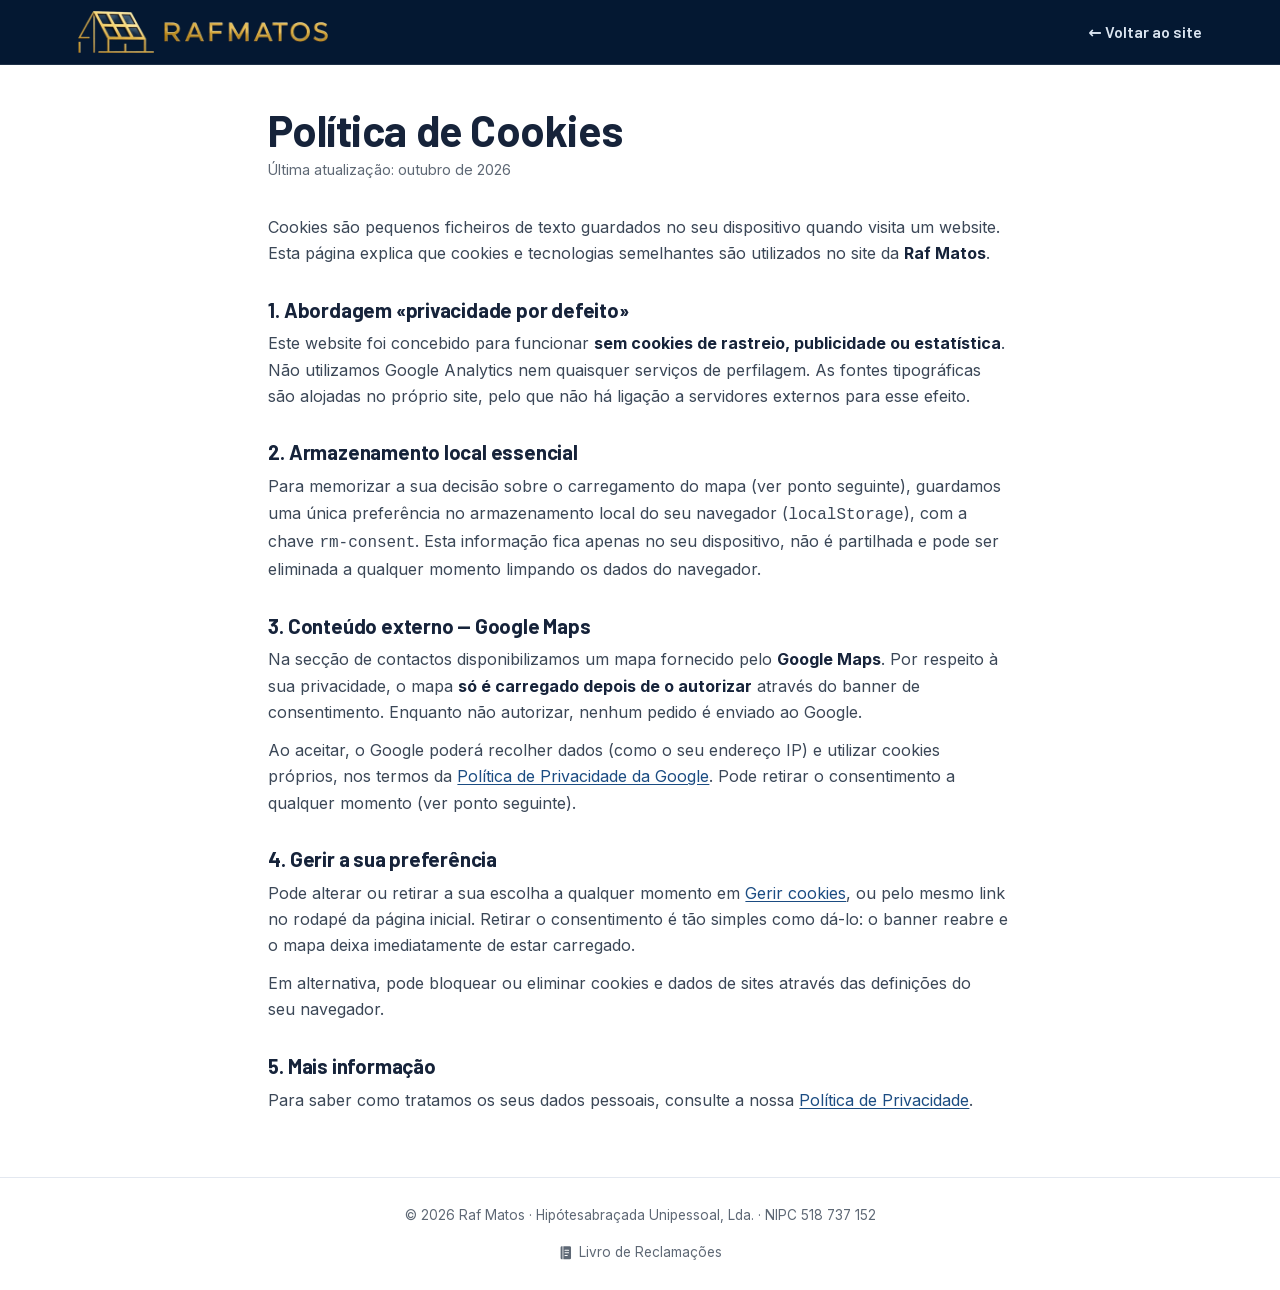
<file: legal/cookies.html>
<!doctype html>
<html lang="pt">
<head>
  <meta charset="utf-8" />
  <meta name="viewport" content="width=device-width, initial-scale=1" />
  <title>Política de Cookies — Raf Matos</title>
  <meta name="description" content="Política de Cookies da Raf Matos — utilização de cookies e de conteúdos externos (Google Maps) neste website." />
  <link rel="canonical" href="https://rafmatos.pt/legal/cookies.html" />
  <meta name="robots" content="noindex, follow" />
  <meta name="theme-color" content="#0C2644" />
  <link rel="icon" type="image/png" href="../assets/img/favicon.png" />
  <link rel="apple-touch-icon" href="../assets/img/apple-touch-icon.png" />
  <link rel="stylesheet" href="../assets/css/fonts.css?v=be308d42" />
  <link rel="stylesheet" href="../assets/css/base.css?v=c4ff5a0f" />
  <link rel="stylesheet" href="../assets/css/styles.css?v=80304d60" />
  <!-- legal-comum:livro-css v1.1.0 -->
  <style>
  .lr-botao{display:inline-flex;align-items:center;gap:.5em;min-height:44px;min-width:44px;padding:.5em 1em;border:1px solid transparent;border-radius:.5em;background:#af272f;color:#ffffff;font-family:inherit;font-size:max(14px,.95rem);font-weight:600;line-height:1.2;text-decoration:none;white-space:nowrap;cursor:pointer}
  .lr-botao:hover,.lr-botao:focus-visible{text-decoration:underline;text-underline-offset:.15em}
  .lr-botao:focus-visible{outline:3px solid currentColor;outline-offset:3px}
  .lr-botao svg{width:1.5em;height:1.5em;flex:none}
  .lr-botao--vermelho{background:#af272f;color:#ffffff;border-color:transparent}
  .lr-botao--azul{background:#005a9c;color:#ffffff;border-color:transparent}
  .lr-botao--preto{background:#111111;color:#ffffff;border-color:transparent}
  .lr-botao--branco{background:#ffffff;color:#111111;border-color:#111111}
  .lr-discreto{display:inline-flex;align-items:center;gap:.4em;min-height:24px;color:inherit;font:inherit;text-decoration:none;white-space:nowrap}
  .lr-discreto:hover,.lr-discreto:focus-visible{text-decoration:underline;text-underline-offset:.15em}
  .lr-discreto:focus-visible{outline:2px solid currentColor;outline-offset:2px}
  .lr-discreto svg{width:1.15em;height:1.15em;flex:none}
  .lr-texto{font-weight:700;color:inherit;text-decoration:underline;text-underline-offset:.15em}
  .lr-texto svg{width:1.2em;height:1.2em;vertical-align:-.2em;margin-right:.3em}
  .lr-sr{position:absolute;width:1px;height:1px;margin:-1px;padding:0;overflow:hidden;clip:rect(0 0 0 0);white-space:nowrap;border:0}
  </style>
  <!-- /legal-comum:livro-css -->
</head>
<body>
  <header class="legalhead">
    <div class="container">
      <a class="nav__brand" href="../index.html" aria-label="Raf Matos — início">
        <picture><source srcset="../assets/img/logo-mark.webp" type="image/webp"><img class="nav__mark" src="../assets/img/logo-mark.png" alt="" width="70" height="39" /></picture>
        <picture><source srcset="../assets/img/logo-wordmark.webp" type="image/webp"><img class="nav__word-img" src="../assets/img/logo-wordmark.png" alt="Raf Matos" width="133" height="16" /></picture>
      </a>
      <a class="legal__back" href="../index.html">← Voltar ao site</a>
    </div>
  </header>

  <main class="legal">
    <h1>Política de Cookies</h1>
    <p class="updated">Última atualização: outubro de 2026</p>

    <p>Cookies são pequenos ficheiros de texto guardados no seu dispositivo quando visita um website. Esta página explica que cookies e tecnologias semelhantes são utilizados no site da <strong>Raf Matos</strong>.</p>

    <h2>1. Abordagem «privacidade por defeito»</h2>
    <p>Este website foi concebido para funcionar <strong>sem cookies de rastreio, publicidade ou estatística</strong>. Não utilizamos Google Analytics nem quaisquer serviços de perfilagem. As fontes tipográficas são alojadas no próprio site, pelo que não há ligação a servidores externos para esse efeito.</p>

    <h2>2. Armazenamento local essencial</h2>
    <p>Para memorizar a sua decisão sobre o carregamento do mapa (ver ponto seguinte), guardamos uma única preferência no armazenamento local do seu navegador (<code>localStorage</code>), com a chave <code>rm-consent</code>. Esta informação fica apenas no seu dispositivo, não é partilhada e pode ser eliminada a qualquer momento limpando os dados do navegador.</p>

    <h2>3. Conteúdo externo — Google Maps</h2>
    <p>Na secção de contactos disponibilizamos um mapa fornecido pelo <strong>Google Maps</strong>. Por respeito à sua privacidade, o mapa <strong>só é carregado depois de o autorizar</strong> através do banner de consentimento. Enquanto não autorizar, nenhum pedido é enviado ao Google.</p>
    <p>Ao aceitar, o Google poderá recolher dados (como o seu endereço IP) e utilizar cookies próprios, nos termos da <a href="https://policies.google.com/privacy" target="_blank" rel="noopener">Política de Privacidade da Google</a>. Pode retirar o consentimento a qualquer momento (ver ponto seguinte).</p>

    <h2>4. Gerir a sua preferência</h2>
    <p>Pode alterar ou retirar a sua escolha a qualquer momento em <a href="../index.html?cookies=1">Gerir cookies</a>, ou pelo mesmo link no rodapé da página inicial. Retirar o consentimento é tão simples como dá-lo: o banner reabre e o mapa deixa imediatamente de estar carregado.</p>
    <p>Em alternativa, pode bloquear ou eliminar cookies e dados de sites através das definições do seu navegador.</p>

    <h2>5. Mais informação</h2>
    <p>Para saber como tratamos os seus dados pessoais, consulte a nossa <a href="privacidade.html">Política de Privacidade</a>.</p>
  </main>

  <footer class="legal__foot">
    <p>© <span data-year>2026</span> Raf Matos · Hipótesabraçada Unipessoal, Lda. · NIPC 518 737 152</p>
    <p class="legal__livro">
      <!-- legal-comum:livro v1.1.0 -->
      <a class="lr-discreto" href="https://www.livroreclamacoes.pt/inicio" target="_blank" rel="noopener" lang="pt"><svg class="lr-icone" xmlns="http://www.w3.org/2000/svg" viewBox="0 0 24 24" width="24" height="24" aria-hidden="true" focusable="false" fill="currentColor"><path fill-rule="evenodd" d="M6 2h12a2 2 0 0 1 2 2v16a2 2 0 0 1-2 2H6a2 2 0 0 1-2-2V4a2 2 0 0 1 2-2Zm1 0v20h1.2V2H7Zm3.8 5.2h5.4a.8.8 0 0 1 0 1.6h-5.4a.8.8 0 0 1 0-1.6Zm0 4h5.4a.8.8 0 0 1 0 1.6h-5.4a.8.8 0 0 1 0-1.6Zm0 4h3.4a.8.8 0 0 1 0 1.6h-3.4a.8.8 0 0 1 0-1.6Z"/></svg><span>Livro de Reclamações</span><span class="lr-sr"> (abre numa nova janela)</span></a>
      <!-- /legal-comum:livro -->
    </p>
  </footer>

  <script src="../assets/js/main.js?v=6ae5edf5" defer></script>
</body>
</html>
</file>
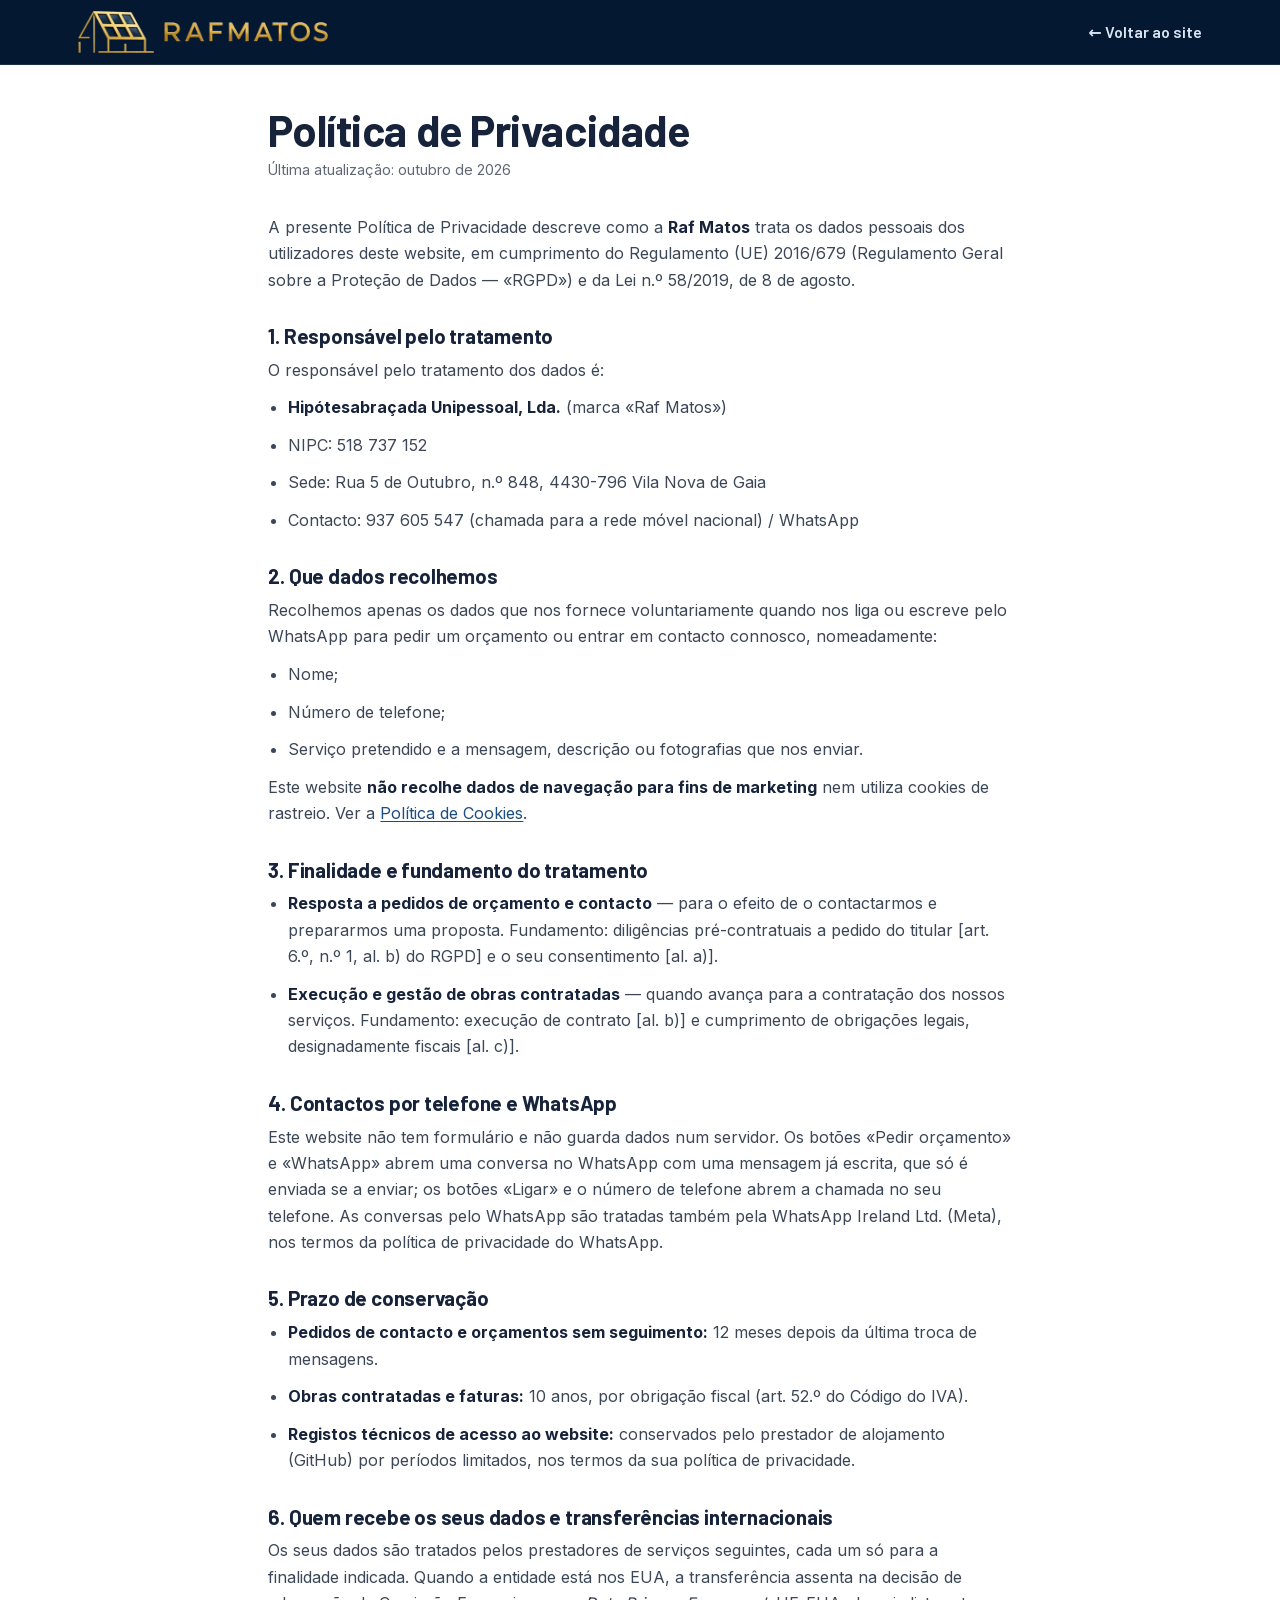
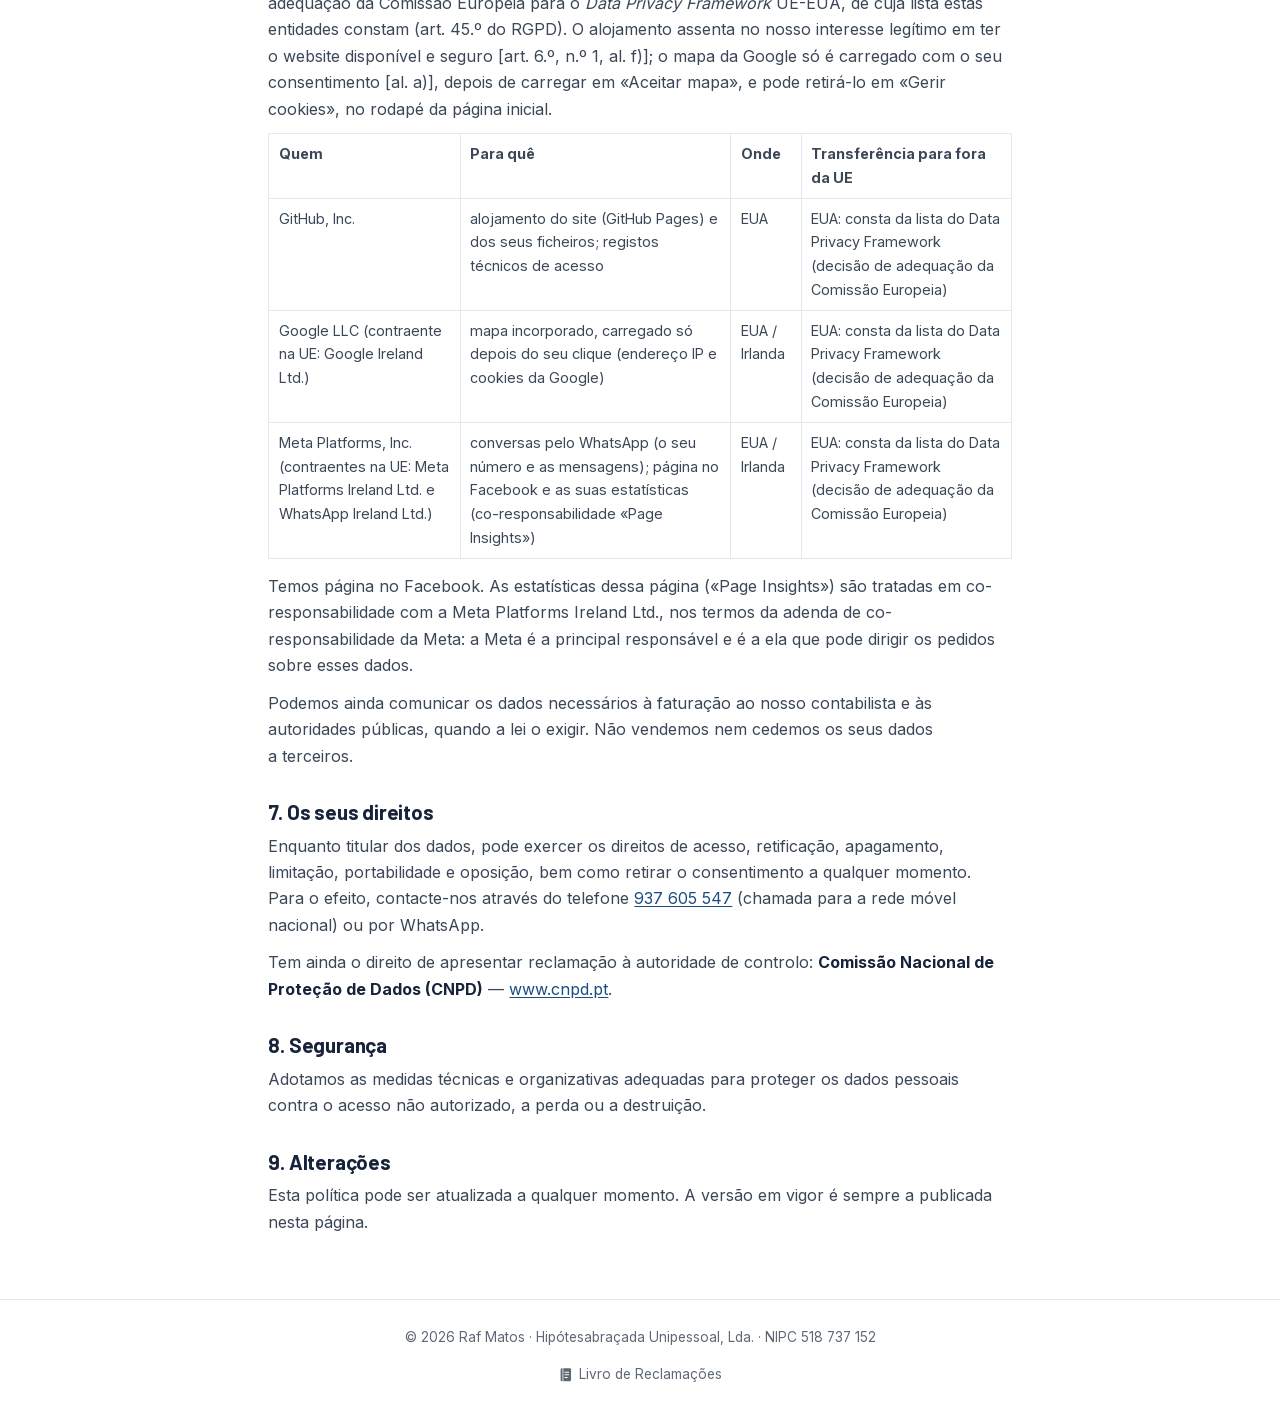
<file: legal/privacidade.html>
<!doctype html>
<html lang="pt">
<head>
  <meta charset="utf-8" />
  <meta name="viewport" content="width=device-width, initial-scale=1" />
  <title>Política de Privacidade — Raf Matos</title>
  <meta name="description" content="Política de Privacidade da Raf Matos (Hipótesabraçada Unipessoal, Lda.) — tratamento de dados pessoais nos termos do RGPD." />
  <link rel="canonical" href="https://rafmatos.pt/legal/privacidade.html" />
  <meta name="robots" content="noindex, follow" />
  <meta name="theme-color" content="#0C2644" />
  <link rel="icon" type="image/png" href="../assets/img/favicon.png" />
  <link rel="apple-touch-icon" href="../assets/img/apple-touch-icon.png" />
  <link rel="stylesheet" href="../assets/css/fonts.css?v=be308d42" />
  <link rel="stylesheet" href="../assets/css/base.css?v=c4ff5a0f" />
  <link rel="stylesheet" href="../assets/css/styles.css?v=80304d60" />
  <!-- legal-comum:livro-css v1.1.0 -->
  <style>
  .lr-botao{display:inline-flex;align-items:center;gap:.5em;min-height:44px;min-width:44px;padding:.5em 1em;border:1px solid transparent;border-radius:.5em;background:#af272f;color:#ffffff;font-family:inherit;font-size:max(14px,.95rem);font-weight:600;line-height:1.2;text-decoration:none;white-space:nowrap;cursor:pointer}
  .lr-botao:hover,.lr-botao:focus-visible{text-decoration:underline;text-underline-offset:.15em}
  .lr-botao:focus-visible{outline:3px solid currentColor;outline-offset:3px}
  .lr-botao svg{width:1.5em;height:1.5em;flex:none}
  .lr-botao--vermelho{background:#af272f;color:#ffffff;border-color:transparent}
  .lr-botao--azul{background:#005a9c;color:#ffffff;border-color:transparent}
  .lr-botao--preto{background:#111111;color:#ffffff;border-color:transparent}
  .lr-botao--branco{background:#ffffff;color:#111111;border-color:#111111}
  .lr-discreto{display:inline-flex;align-items:center;gap:.4em;min-height:24px;color:inherit;font:inherit;text-decoration:none;white-space:nowrap}
  .lr-discreto:hover,.lr-discreto:focus-visible{text-decoration:underline;text-underline-offset:.15em}
  .lr-discreto:focus-visible{outline:2px solid currentColor;outline-offset:2px}
  .lr-discreto svg{width:1.15em;height:1.15em;flex:none}
  .lr-texto{font-weight:700;color:inherit;text-decoration:underline;text-underline-offset:.15em}
  .lr-texto svg{width:1.2em;height:1.2em;vertical-align:-.2em;margin-right:.3em}
  .lr-sr{position:absolute;width:1px;height:1px;margin:-1px;padding:0;overflow:hidden;clip:rect(0 0 0 0);white-space:nowrap;border:0}
  </style>
  <!-- /legal-comum:livro-css -->
</head>
<body>
  <header class="legalhead">
    <div class="container">
      <a class="nav__brand" href="../index.html" aria-label="Raf Matos — início">
        <picture><source srcset="../assets/img/logo-mark.webp" type="image/webp"><img class="nav__mark" src="../assets/img/logo-mark.png" alt="" width="70" height="39" /></picture>
        <picture><source srcset="../assets/img/logo-wordmark.webp" type="image/webp"><img class="nav__word-img" src="../assets/img/logo-wordmark.png" alt="Raf Matos" width="133" height="16" /></picture>
      </a>
      <a class="legal__back" href="../index.html">← Voltar ao site</a>
    </div>
  </header>

  <main class="legal">
    <h1>Política de Privacidade</h1>
    <p class="updated">Última atualização: outubro de 2026</p>

    <p>A presente Política de Privacidade descreve como a <strong>Raf Matos</strong> trata os dados pessoais dos utilizadores deste website, em cumprimento do Regulamento (UE) 2016/679 (Regulamento Geral sobre a Proteção de Dados — «RGPD») e da Lei n.º 58/2019, de 8 de agosto.</p>

    <h2>1. Responsável pelo tratamento</h2>
    <p>O responsável pelo tratamento dos dados é:</p>
    <ul>
      <li><strong>Hipótesabraçada Unipessoal, Lda.</strong> (marca «Raf Matos»)</li>
      <li>NIPC: 518 737 152</li>
      <li>Sede: Rua 5 de Outubro, n.º 848, 4430-796 Vila Nova de Gaia</li>
      <li>Contacto: 937 605 547 (chamada para a rede móvel nacional) / WhatsApp</li>
    </ul>

    <h2>2. Que dados recolhemos</h2>
    <p>Recolhemos apenas os dados que nos fornece voluntariamente quando nos liga ou escreve pelo WhatsApp para pedir um orçamento ou entrar em contacto connosco, nomeadamente:</p>
    <ul>
      <li>Nome;</li>
      <li>Número de telefone;</li>
      <li>Serviço pretendido e a mensagem, descrição ou fotografias que nos enviar.</li>
    </ul>
    <p>Este website <strong>não recolhe dados de navegação para fins de marketing</strong> nem utiliza cookies de rastreio. Ver a <a href="cookies.html">Política de Cookies</a>.</p>

    <h2>3. Finalidade e fundamento do tratamento</h2>
    <ul>
      <li><strong>Resposta a pedidos de orçamento e contacto</strong> — para o efeito de o contactarmos e prepararmos uma proposta. Fundamento: diligências pré-contratuais a pedido do titular [art. 6.º, n.º 1, al. b) do RGPD] e o seu consentimento [al. a)].</li>
      <li><strong>Execução e gestão de obras contratadas</strong> — quando avança para a contratação dos nossos serviços. Fundamento: execução de contrato [al. b)] e cumprimento de obrigações legais, designadamente fiscais [al. c)].</li>
    </ul>

    <h2>4. Contactos por telefone e WhatsApp</h2>
    <p>Este website não tem formulário e não guarda dados num servidor. Os botões «Pedir orçamento» e «WhatsApp» abrem uma conversa no WhatsApp com uma mensagem já escrita, que só é enviada se a enviar; os botões «Ligar» e o número de telefone abrem a chamada no seu telefone. As conversas pelo WhatsApp são tratadas também pela WhatsApp Ireland Ltd. (Meta), nos termos da política de privacidade do WhatsApp.</p>

    <h2>5. Prazo de conservação</h2>
    <ul>
      <li><strong>Pedidos de contacto e orçamentos sem seguimento:</strong> 12 meses depois da última troca de mensagens.</li>
      <li><strong>Obras contratadas e faturas:</strong> 10 anos, por obrigação fiscal (art. 52.º do Código do IVA).</li>
      <li><strong>Registos técnicos de acesso ao website:</strong> conservados pelo prestador de alojamento (GitHub) por períodos limitados, nos termos da sua política de privacidade.</li>
    </ul>

    <h2>6. Quem recebe os seus dados e transferências internacionais</h2>
    <p>Os seus dados são tratados pelos prestadores de serviços seguintes, cada um só para a finalidade indicada. Quando a entidade está nos EUA, a transferência assenta na decisão de adequação da Comissão Europeia para o <em>Data Privacy Framework</em> UE-EUA, de cuja lista estas entidades constam (art. 45.º do RGPD). O alojamento assenta no nosso interesse legítimo em ter o website disponível e seguro [art. 6.º, n.º 1, al. f)]; o mapa da Google só é carregado com o seu consentimento [al. a)], depois de carregar em «Aceitar mapa», e pode retirá-lo em «Gerir cookies», no rodapé da página inicial.</p>
    <div class="table-scroll">
    <!-- legal-comum:privacidade v1.1.0 -->
    <table class="destinatarios" lang="pt">
    <thead><tr><th scope="col">Quem</th><th scope="col">Para quê</th><th scope="col">Onde</th><th scope="col">Transferência para fora da UE</th></tr></thead>
    <tbody>
    <tr><td>GitHub, Inc.</td><td>alojamento do site (GitHub Pages) e dos seus ficheiros; registos técnicos de acesso</td><td>EUA</td><td>EUA: consta da lista do Data Privacy Framework (decisão de adequação da Comissão Europeia)</td></tr>
    <tr><td>Google LLC (contraente na UE: Google Ireland Ltd.)</td><td>mapa incorporado, carregado só depois do seu clique (endereço IP e cookies da Google)</td><td>EUA / Irlanda</td><td>EUA: consta da lista do Data Privacy Framework (decisão de adequação da Comissão Europeia)</td></tr>
    <tr><td>Meta Platforms, Inc. (contraentes na UE: Meta Platforms Ireland Ltd. e WhatsApp Ireland Ltd.)</td><td>conversas pelo WhatsApp (o seu número e as mensagens); página no Facebook e as suas estatísticas (co-responsabilidade «Page Insights»)</td><td>EUA / Irlanda</td><td>EUA: consta da lista do Data Privacy Framework (decisão de adequação da Comissão Europeia)</td></tr>
    </tbody>
    </table>
    <!-- /legal-comum:privacidade -->
    </div>
    <p>Temos página no Facebook. As estatísticas dessa página («Page Insights») são tratadas em co-responsabilidade com a Meta Platforms Ireland Ltd., nos termos da adenda de co-responsabilidade da Meta: a Meta é a principal responsável e é a ela que pode dirigir os pedidos sobre esses dados.</p>
    <p>Podemos ainda comunicar os dados necessários à faturação ao nosso contabilista e às autoridades públicas, quando a lei o exigir. Não vendemos nem cedemos os seus dados a terceiros.</p>

    <h2>7. Os seus direitos</h2>
    <p>Enquanto titular dos dados, pode exercer os direitos de acesso, retificação, apagamento, limitação, portabilidade e oposição, bem como retirar o consentimento a qualquer momento. Para o efeito, contacte-nos através do telefone <a href="tel:+351937605547">937 605 547</a> (chamada para a rede móvel nacional) ou por WhatsApp.</p>
    <p>Tem ainda o direito de apresentar reclamação à autoridade de controlo: <strong>Comissão Nacional de Proteção de Dados (CNPD)</strong> — <a href="https://www.cnpd.pt" target="_blank" rel="noopener">www.cnpd.pt</a>.</p>

    <h2>8. Segurança</h2>
    <p>Adotamos as medidas técnicas e organizativas adequadas para proteger os dados pessoais contra o acesso não autorizado, a perda ou a destruição.</p>

    <h2>9. Alterações</h2>
    <p>Esta política pode ser atualizada a qualquer momento. A versão em vigor é sempre a publicada nesta página.</p>
  </main>

  <footer class="legal__foot">
    <p>© <span data-year>2026</span> Raf Matos · Hipótesabraçada Unipessoal, Lda. · NIPC 518 737 152</p>
    <p class="legal__livro">
      <!-- legal-comum:livro v1.1.0 -->
      <a class="lr-discreto" href="https://www.livroreclamacoes.pt/inicio" target="_blank" rel="noopener" lang="pt"><svg class="lr-icone" xmlns="http://www.w3.org/2000/svg" viewBox="0 0 24 24" width="24" height="24" aria-hidden="true" focusable="false" fill="currentColor"><path fill-rule="evenodd" d="M6 2h12a2 2 0 0 1 2 2v16a2 2 0 0 1-2 2H6a2 2 0 0 1-2-2V4a2 2 0 0 1 2-2Zm1 0v20h1.2V2H7Zm3.8 5.2h5.4a.8.8 0 0 1 0 1.6h-5.4a.8.8 0 0 1 0-1.6Zm0 4h5.4a.8.8 0 0 1 0 1.6h-5.4a.8.8 0 0 1 0-1.6Zm0 4h3.4a.8.8 0 0 1 0 1.6h-3.4a.8.8 0 0 1 0-1.6Z"/></svg><span>Livro de Reclamações</span><span class="lr-sr"> (abre numa nova janela)</span></a>
      <!-- /legal-comum:livro -->
    </p>
  </footer>

  <script src="../assets/js/main.js?v=6ae5edf5" defer></script>
</body>
</html>
</file>
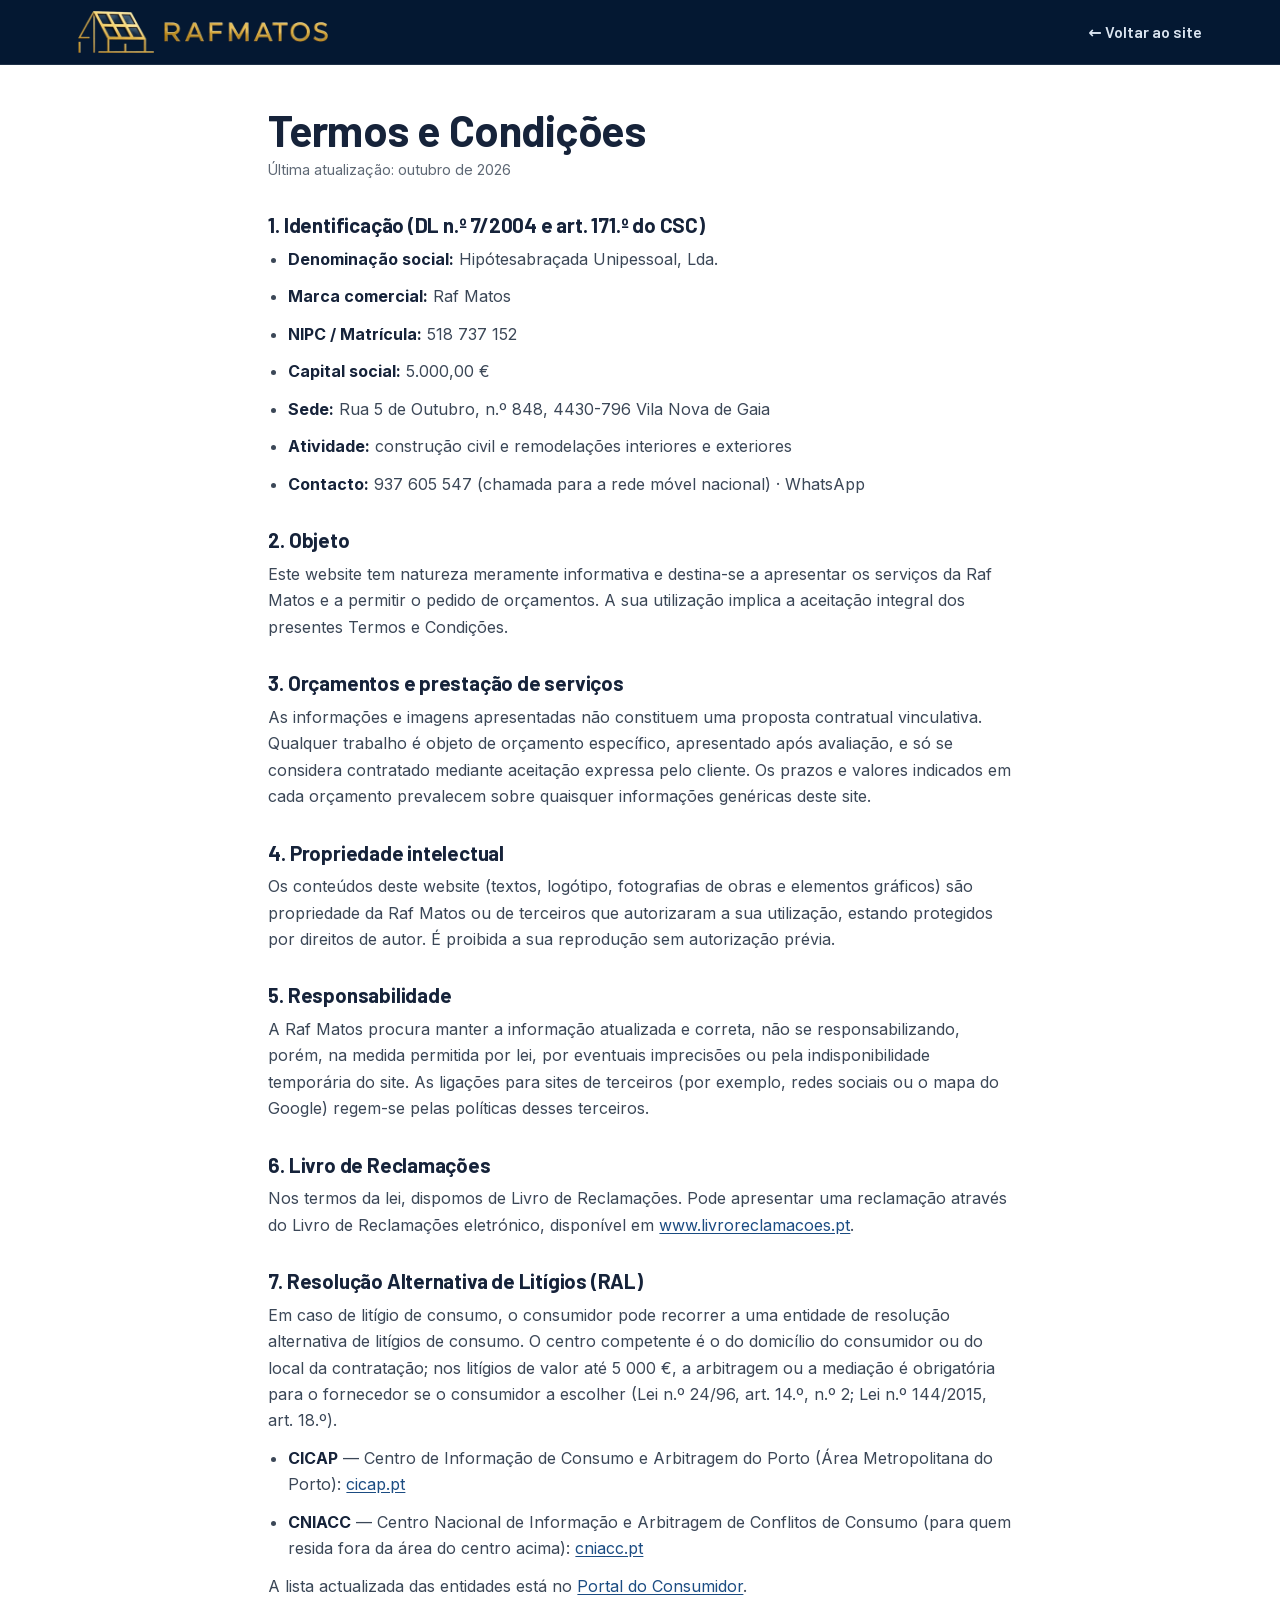
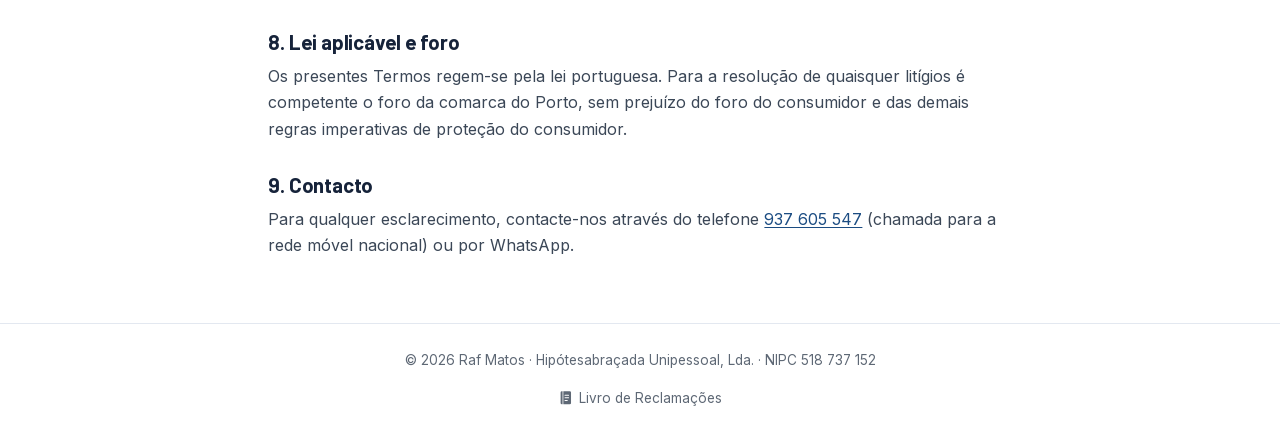
<file: legal/termos.html>
<!doctype html>
<html lang="pt">
<head>
  <meta charset="utf-8" />
  <meta name="viewport" content="width=device-width, initial-scale=1" />
  <title>Termos e Condições — Raf Matos</title>
  <meta name="description" content="Termos e Condições de utilização do website da Raf Matos (Hipótesabraçada Unipessoal, Lda.) e informação legal." />
  <link rel="canonical" href="https://rafmatos.pt/legal/termos.html" />
  <meta name="robots" content="noindex, follow" />
  <meta name="theme-color" content="#0C2644" />
  <link rel="icon" type="image/png" href="../assets/img/favicon.png" />
  <link rel="apple-touch-icon" href="../assets/img/apple-touch-icon.png" />
  <link rel="stylesheet" href="../assets/css/fonts.css?v=be308d42" />
  <link rel="stylesheet" href="../assets/css/base.css?v=c4ff5a0f" />
  <link rel="stylesheet" href="../assets/css/styles.css?v=80304d60" />
  <!-- legal-comum:livro-css v1.1.0 -->
  <style>
  .lr-botao{display:inline-flex;align-items:center;gap:.5em;min-height:44px;min-width:44px;padding:.5em 1em;border:1px solid transparent;border-radius:.5em;background:#af272f;color:#ffffff;font-family:inherit;font-size:max(14px,.95rem);font-weight:600;line-height:1.2;text-decoration:none;white-space:nowrap;cursor:pointer}
  .lr-botao:hover,.lr-botao:focus-visible{text-decoration:underline;text-underline-offset:.15em}
  .lr-botao:focus-visible{outline:3px solid currentColor;outline-offset:3px}
  .lr-botao svg{width:1.5em;height:1.5em;flex:none}
  .lr-botao--vermelho{background:#af272f;color:#ffffff;border-color:transparent}
  .lr-botao--azul{background:#005a9c;color:#ffffff;border-color:transparent}
  .lr-botao--preto{background:#111111;color:#ffffff;border-color:transparent}
  .lr-botao--branco{background:#ffffff;color:#111111;border-color:#111111}
  .lr-discreto{display:inline-flex;align-items:center;gap:.4em;min-height:24px;color:inherit;font:inherit;text-decoration:none;white-space:nowrap}
  .lr-discreto:hover,.lr-discreto:focus-visible{text-decoration:underline;text-underline-offset:.15em}
  .lr-discreto:focus-visible{outline:2px solid currentColor;outline-offset:2px}
  .lr-discreto svg{width:1.15em;height:1.15em;flex:none}
  .lr-texto{font-weight:700;color:inherit;text-decoration:underline;text-underline-offset:.15em}
  .lr-texto svg{width:1.2em;height:1.2em;vertical-align:-.2em;margin-right:.3em}
  .lr-sr{position:absolute;width:1px;height:1px;margin:-1px;padding:0;overflow:hidden;clip:rect(0 0 0 0);white-space:nowrap;border:0}
  </style>
  <!-- /legal-comum:livro-css -->
</head>
<body>
  <header class="legalhead">
    <div class="container">
      <a class="nav__brand" href="../index.html" aria-label="Raf Matos — início">
        <picture><source srcset="../assets/img/logo-mark.webp" type="image/webp"><img class="nav__mark" src="../assets/img/logo-mark.png" alt="" width="70" height="39" /></picture>
        <picture><source srcset="../assets/img/logo-wordmark.webp" type="image/webp"><img class="nav__word-img" src="../assets/img/logo-wordmark.png" alt="Raf Matos" width="133" height="16" /></picture>
      </a>
      <a class="legal__back" href="../index.html">← Voltar ao site</a>
    </div>
  </header>

  <main class="legal">
    <h1>Termos e Condições</h1>
    <p class="updated">Última atualização: outubro de 2026</p>

    <h2>1. Identificação (DL n.º 7/2004 e art. 171.º do CSC)</h2>
    <ul>
      <li><strong>Denominação social:</strong> Hipótesabraçada Unipessoal, Lda.</li>
      <li><strong>Marca comercial:</strong> Raf Matos</li>
      <li><strong>NIPC / Matrícula:</strong> 518 737 152</li>
      <li><strong>Capital social:</strong> 5.000,00 €</li>
      <li><strong>Sede:</strong> Rua 5 de Outubro, n.º 848, 4430-796 Vila Nova de Gaia</li>
      <li><strong>Atividade:</strong> construção civil e remodelações interiores e exteriores</li>
      <li><strong>Contacto:</strong> 937 605 547 (chamada para a rede móvel nacional) · WhatsApp</li>
    </ul>

    <h2>2. Objeto</h2>
    <p>Este website tem natureza meramente informativa e destina-se a apresentar os serviços da Raf Matos e a permitir o pedido de orçamentos. A sua utilização implica a aceitação integral dos presentes Termos e Condições.</p>

    <h2>3. Orçamentos e prestação de serviços</h2>
    <p>As informações e imagens apresentadas não constituem uma proposta contratual vinculativa. Qualquer trabalho é objeto de orçamento específico, apresentado após avaliação, e só se considera contratado mediante aceitação expressa pelo cliente. Os prazos e valores indicados em cada orçamento prevalecem sobre quaisquer informações genéricas deste site.</p>

    <h2>4. Propriedade intelectual</h2>
    <p>Os conteúdos deste website (textos, logótipo, fotografias de obras e elementos gráficos) são propriedade da Raf Matos ou de terceiros que autorizaram a sua utilização, estando protegidos por direitos de autor. É proibida a sua reprodução sem autorização prévia.</p>

    <h2>5. Responsabilidade</h2>
    <p>A Raf Matos procura manter a informação atualizada e correta, não se responsabilizando, porém, na medida permitida por lei, por eventuais imprecisões ou pela indisponibilidade temporária do site. As ligações para sites de terceiros (por exemplo, redes sociais ou o mapa do Google) regem-se pelas políticas desses terceiros.</p>

    <h2>6. Livro de Reclamações</h2>
    <p>Nos termos da lei, dispomos de Livro de Reclamações. Pode apresentar uma reclamação através do Livro de Reclamações eletrónico, disponível em <a href="https://www.livroreclamacoes.pt/inicio" target="_blank" rel="noopener">www.livroreclamacoes.pt</a>.</p>

    <h2>7. Resolução Alternativa de Litígios (RAL)</h2>
    <!-- legal-comum:ral v1.1.0 -->
    <div class="ral" lang="pt">
    <p>Em caso de litígio de consumo, o consumidor pode recorrer a uma entidade de resolução alternativa de litígios de consumo. O centro competente é o do domicílio do consumidor ou do local da contratação; nos litígios de valor até 5 000 €, a arbitragem ou a mediação é obrigatória para o fornecedor se o consumidor a escolher (Lei n.º 24/96, art. 14.º, n.º 2; Lei n.º 144/2015, art. 18.º).</p>
    <ul class="ral__lista">
    <li><strong>CICAP</strong> — Centro de Informação de Consumo e Arbitragem do Porto (Área Metropolitana do Porto): <a href="https://cicap.pt/" target="_blank" rel="noopener">cicap.pt</a></li>
    <li><strong>CNIACC</strong> — Centro Nacional de Informação e Arbitragem de Conflitos de Consumo (para quem resida fora da área do centro acima): <a href="https://www.cniacc.pt/" target="_blank" rel="noopener">cniacc.pt</a></li>
    </ul>
    <p>A lista actualizada das entidades está no <a href="https://www.consumidor.gov.pt/resolucaoalternativalitigiosdeconsumo/centros-de-arbitragem2/encontrar-a-entidade-competente/lista-de-contactos" target="_blank" rel="noopener">Portal do Consumidor</a>.</p>
    </div>
    <!-- /legal-comum:ral -->

    <h2>8. Lei aplicável e foro</h2>
    <p>Os presentes Termos regem-se pela lei portuguesa. Para a resolução de quaisquer litígios é competente o foro da comarca do Porto, sem prejuízo do foro do consumidor e das demais regras imperativas de proteção do consumidor.</p>

    <h2>9. Contacto</h2>
    <p>Para qualquer esclarecimento, contacte-nos através do telefone <a href="tel:+351937605547">937 605 547</a> (chamada para a rede móvel nacional) ou por WhatsApp.</p>
  </main>

  <footer class="legal__foot">
    <p>© <span data-year>2026</span> Raf Matos · Hipótesabraçada Unipessoal, Lda. · NIPC 518 737 152</p>
    <p class="legal__livro">
      <!-- legal-comum:livro v1.1.0 -->
      <a class="lr-discreto" href="https://www.livroreclamacoes.pt/inicio" target="_blank" rel="noopener" lang="pt"><svg class="lr-icone" xmlns="http://www.w3.org/2000/svg" viewBox="0 0 24 24" width="24" height="24" aria-hidden="true" focusable="false" fill="currentColor"><path fill-rule="evenodd" d="M6 2h12a2 2 0 0 1 2 2v16a2 2 0 0 1-2 2H6a2 2 0 0 1-2-2V4a2 2 0 0 1 2-2Zm1 0v20h1.2V2H7Zm3.8 5.2h5.4a.8.8 0 0 1 0 1.6h-5.4a.8.8 0 0 1 0-1.6Zm0 4h5.4a.8.8 0 0 1 0 1.6h-5.4a.8.8 0 0 1 0-1.6Zm0 4h3.4a.8.8 0 0 1 0 1.6h-3.4a.8.8 0 0 1 0-1.6Z"/></svg><span>Livro de Reclamações</span><span class="lr-sr"> (abre numa nova janela)</span></a>
      <!-- /legal-comum:livro -->
    </p>
  </footer>

  <script src="../assets/js/main.js?v=6ae5edf5" defer></script>
</body>
</html>
</file>
<file: assets/css/fonts.css>
/* =============================================================
   RAF MATOS — fontes self-hosted (sem 3rd-party)
   Barlow → títulos (robusto, industrial) · Inter → corpo
   Subconjunto latin (cobre PT). Licença SIL Open Font License.
   ============================================================= */
@font-face {
  font-family: 'Barlow'; font-style: normal; font-weight: 600; font-display: swap;
  src: url(../fonts/barlow-600.woff2) format('woff2');
  unicode-range: U+0000-00FF, U+0131, U+0152-0153, U+02BB-02BC, U+02C6, U+02DA, U+02DC, U+0304, U+0308, U+0329, U+2000-206F, U+20AC, U+2122, U+2191, U+2193, U+2212, U+2215, U+FEFF, U+FFFD;
}
@font-face {
  font-family: 'Barlow'; font-style: normal; font-weight: 700; font-display: swap;
  src: url(../fonts/barlow-700.woff2) format('woff2');
  unicode-range: U+0000-00FF, U+0131, U+0152-0153, U+02BB-02BC, U+02C6, U+02DA, U+02DC, U+0304, U+0308, U+0329, U+2000-206F, U+20AC, U+2122, U+2191, U+2193, U+2212, U+2215, U+FEFF, U+FFFD;
}
@font-face {
  font-family: 'Inter'; font-style: normal; font-weight: 400 700; font-display: swap;
  src: url(../fonts/inter-var.woff2) format('woff2');
  unicode-range: U+0000-00FF, U+0131, U+0152-0153, U+02BB-02BC, U+02C6, U+02DA, U+02DC, U+0304, U+0308, U+0329, U+2000-206F, U+20AC, U+2122, U+2191, U+2193, U+2212, U+2215, U+FEFF, U+FFFD;
}
</file>
<file: assets/css/base.css>
/* =============================================================
   RAF MATOS — base.css
   Design system: tokens, tipografia, reset, primitivos.

   PALETA — medida na arte nova do cliente, não escolhida a gosto
   (_source/logo-novo/rafmatos_new_colors_and_logo.jpg):

     fundo    #02142A a #0C2644  (tem vinheta; o valor limpo é o do centro)
     dourado  #8D6625 a #FFE4AB  (é metálico, tem gama, não é uma cor só)

   Duas notas que explicam porque há DOIS dourados:

   1. Nenhum tom do metal serve como texto sobre marinho E sobre branco. O
      dourado da marca (#D9A441) dá 6,8:1 sobre o marinho — ótimo — mas 2,3:1
      sobre branco, que é ilegível. Para dourado sobre fundo claro usa-se
      --gold-ink #8D6625, que é a sombra do próprio metal e dá 5,2:1.

   2. O azul deixou de ser vivo. O logótipo antigo era amarelo sobre #1B4C82;
      o novo é dourado sobre um marinho muito mais fundo. O --blue continua a
      existir porque é a cor das ligações e dos ícones sobre fundo claro, onde
      o dourado não tem contraste — mas foi aprofundado para acompanhar.
   ============================================================= */
:root {
  /* ---- Marca ---- */
  --blue:#1B4C82;        /* ligações e ícones sobre claro — 8,7:1 s/ branco */
  --blue-600:#143C68;
  --blue-050:#EDF2F9;
  --navy:#041832;        /* o campo do logótipo, medido ao nível das letras.
                            É de propósito que a navbar e o rodapé usam este
                            valor exacto e sem degradé: o azul que fica DENTRO
                            do logótipo — painéis e parede da casa — é o mesmo,
                            e assim a marca continua na barra em vez de se ver
                            uma mancha escura à volta dela. */
  --navy-900:#02152B;    /* o tom mais fundo da arte, abaixo dos ícones */
  --gold:#D9A441;        /* o dourado da marca — 6,8:1 sobre o marinho */
  --gold-600:#C9922B;
  --gold-ink:#8D6625;    /* dourado escuro, para texto dourado sobre claro */
  --gold-soft:#F6D77A;   /* dourado claro, para texto miúdo sobre marinho */
  --wa:#25D366;

  /* ---- Neutros ---- */
  --white:#FFFFFF;
  --paper:#FFFFFF;
  --bg-soft:#F3F6FB;     /* secções alternadas (azul-acinzentado) */
  --bg-mut:#E9EEF5;
  --ink:#16233A;         /* títulos / texto forte */
  --body:#3B4757;        /* texto corrente */
  --muted:#5E6875;       /* secundário. Era #6C7789 e chumbava o AA em dois sítios: 4,18:1 no fundo suave e 4,41:1 no fundo do mapa. Este dá 4,62:1 no pior deles. */
  --line:#E3E8F0;
  --line-2:#CFD7E3;

  /* ---- Gradientes ---- */
  /* Sem degradé nas superfícies que levam o logótipo — qualquer variação de
     tom faz aparecer o contorno do azul de dentro da marca. O relevo vem da
     sombra e da linha de baixo, não da cor. */
  --grad-navy:#041832;
  --grad-blue:linear-gradient(135deg,#245C99 0%,#1B4C82 100%);

  /* ---- Tipografia ---- */
  --font-head:'Barlow', 'Segoe UI', system-ui, sans-serif;
  --font-body:'Inter', system-ui, -apple-system, 'Segoe UI', Roboto, sans-serif;
  --fs-lead:clamp(1.04rem, 1.5vw, 1.2rem);

  /* ---- Forma / profundidade ---- */
  --radius:12px;
  --radius-lg:20px;
  --radius-sm:8px;
  --radius-pill:999px;
  --shadow-sm:0 2px 10px -4px rgba(12,38,68,.24);
  --shadow:0 18px 44px -22px rgba(12,38,68,.44);
  --shadow-gold:0 12px 26px -12px rgba(201,146,43,.55);

  /* ---- Movimento ---- */
  --t-fast:.16s ease;
  --t:.28s ease;
  --ease:cubic-bezier(.22,.61,.36,1);

  /* ---- Layout ---- */
  --gutter:clamp(1.1rem, 4vw, 2.4rem);
  --maxw:1200px;
  --header-h:92px;
  --header-h-min:66px;
  color-scheme: light;
}

/* ---------------- RESET ---------------- */
*,*::before,*::after{box-sizing:border-box}
*{margin:0}
html{-webkit-text-size-adjust:100%;scroll-behavior:smooth;scroll-padding-top:calc(var(--header-h-min) + 12px)}
@media (prefers-reduced-motion:reduce){html{scroll-behavior:auto}}
body{font-family:var(--font-body);font-size:1rem;line-height:1.65;color:var(--body);background:var(--paper);-webkit-font-smoothing:antialiased;text-rendering:optimizeLegibility;overflow-x:hidden}
[hidden]{display:none !important}
img,svg,video{display:block;max-width:100%;height:auto}
a{color:inherit;text-decoration:none}
button{font:inherit;color:inherit;cursor:pointer;background:none;border:none}
input,textarea,select,button{font:inherit}
ul[class],ol[class]{list-style:none;padding:0}
:focus-visible{outline:3px solid var(--gold);outline-offset:2px;border-radius:4px}
::selection{background:var(--gold);color:var(--ink)}

/* ---------------- TIPOGRAFIA ---------------- */
h1,h2,h3,h4{font-family:var(--font-head);font-weight:700;line-height:1.08;color:var(--ink);letter-spacing:-.01em}
h1{font-size:clamp(2.2rem, 5vw, 3.8rem)}
h2{font-size:clamp(1.8rem, 3.6vw, 2.7rem)}
h3{font-size:clamp(1.15rem, 2vw, 1.4rem)}
p{text-wrap:pretty}
strong{font-weight:700;color:var(--ink)}
.text-blue{color:var(--blue)}
.text-yellow{color:var(--gold-600)}

/* ---------------- LAYOUT ---------------- */
.container{width:100%;max-width:var(--maxw);margin-inline:auto;padding-inline:var(--gutter)}
.section{padding-block:clamp(3.2rem, 7vw, 6rem);position:relative}
.section--soft{background:var(--bg-soft)}
.section--navy{background:var(--grad-navy);color:#D7E2F1}
.section--navy h2,.section--navy h3{color:#fff}

.section-head{max-width:46rem;margin-bottom:clamp(1.8rem,4vw,3rem)}
.section-head--center{margin-inline:auto;text-align:center}
.eyebrow{display:inline-flex;align-items:center;gap:.55rem;font-family:var(--font-head);font-weight:700;font-size:.82rem;letter-spacing:.16em;text-transform:uppercase;color:var(--blue)}
.eyebrow::before{content:"";width:26px;height:3px;border-radius:2px;background:var(--gold)}
.section-head--center .eyebrow::before{display:none}
.section-title{margin-top:.55rem}
.section-lead{margin-top:.9rem;font-size:var(--fs-lead);color:var(--muted)}

/* ---------------- BOTÕES ---------------- */
.btn{
  display:inline-flex;align-items:center;justify-content:center;gap:.55em;
  font-family:var(--font-head);font-weight:600;font-size:1rem;line-height:1;
  padding:.9em 1.5em;border-radius:var(--radius-sm);border:2px solid transparent;
  min-height:44px;max-width:100%;text-align:center;
  transition:transform var(--t-fast),box-shadow var(--t),background var(--t-fast),color var(--t-fast),border-color var(--t-fast);
}
.btn:hover{transform:translateY(-2px)}
.btn:active{transform:translateY(0)}
.btn svg{width:1.15em;height:1.15em;flex:none}
.btn--primary{background:var(--gold);color:var(--ink);box-shadow:var(--shadow-gold)}
.btn--primary:hover{background:var(--gold-600)}
.btn--blue{background:var(--blue);color:#fff}
.btn--blue:hover{background:var(--blue-600)}
.btn--dark{background:var(--navy);color:#fff}
.btn--dark:hover{background:var(--navy-900)}
.btn--wa{background:var(--wa);color:#08331c}
.btn--wa:hover{filter:brightness(1.05)}
.btn--outline{background:transparent;border-color:var(--line-2);color:var(--ink)}
.btn--outline:hover{border-color:var(--blue);color:var(--blue)}
.btn--outline-light{background:transparent;border-color:rgba(255,255,255,.55);color:#fff}
.btn--outline-light:hover{background:#fff;color:var(--ink);border-color:#fff}
.btn--lg{font-size:1.08rem;padding:1.02em 1.8em}
.btn--sm{font-size:.9rem;padding:.62em 1.05em}

/* ---------------- CHIPS ---------------- */
.chip{display:inline-flex;align-items:center;gap:.4em;font-family:var(--font-head);font-weight:600;font-size:.9rem;letter-spacing:.02em;padding:.5em 1.05em;border-radius:var(--radius-pill);background:#fff;color:var(--ink);border:1.5px solid var(--line-2);cursor:pointer;transition:all var(--t-fast)}
.chip:hover{border-color:var(--blue)}
.chip[aria-pressed="true"]{background:var(--blue);border-color:var(--blue);color:#fff}

/* ---------------- HELPERS ---------------- */
.muted{color:var(--muted)}
.sr-only{position:absolute;width:1px;height:1px;padding:0;margin:-1px;overflow:hidden;clip:rect(0 0 0 0);white-space:nowrap;border:0}
.skip-link{position:absolute;left:12px;top:12px;z-index:200;background:var(--navy);color:#fff;padding:.7em 1.1em;border-radius:8px;transform:translateY(calc(-100% - 24px));transition:transform var(--t)}
.skip-link:focus{transform:none}
</file>
<file: assets/css/styles.css>
/* =============================================================
   RAF MATOS — styles.css (componentes e secções)
   ============================================================= */

/* ---------------- HEADER / NAVBAR (azul-marinho, logo amarelo) ---------------- */
.site-header{
  position:fixed;top:0;left:0;right:0;z-index:100;
  /* Opaca, e não a 94 %. Com translucidez a barra clareia por cima da
     fotografia do hero e deixa de bater certo com o azul opaco que está dentro
     do logótipo — os painéis solares voltavam a ler-se como manchas escuras.
     Sem transparência, o desfoque por trás também deixa de ter função. */
  background:#041832;
  border-bottom:1px solid rgba(255,255,255,.08);transition:background var(--t),box-shadow var(--t),border-color var(--t);
}
.site-header.is-scrolled{background:#041832;box-shadow:0 10px 30px -18px rgba(0,0,0,.6)}
.nav{display:flex;align-items:center;gap:1.1rem;padding-block:12px;transition:padding var(--t)}
.site-header.is-scrolled .nav{padding-block:7px}

/* Logo lockup: ícone (casa+solar) + wordmark — imagens do logótipo real */
.nav__brand{display:inline-flex;align-items:center;gap:.6rem;flex:none}
.nav__mark{height:48px;width:auto;transition:height var(--t)}
.nav__word{display:flex;flex-direction:column;line-height:1;gap:.32rem;align-items:center;transition:transform var(--t)}
.nav__word-img{height:26px;width:auto;transition:height var(--t)}
.nav__word small{font-family:var(--font-head);font-weight:600;font-size:.6rem;letter-spacing:.135em;text-transform:uppercase;color:#F6D77A;transition:font-size var(--t),letter-spacing var(--t)}
.site-header.is-scrolled .nav__mark{height:40px}
.site-header.is-scrolled .nav__word-img{height:22px}
.site-header.is-scrolled .nav__word small{font-size:.52rem;letter-spacing:.1em}

.nav__spacer{flex:1}
.nav__links{display:flex;align-items:center;gap:.1rem}
.nav__links a{display:inline-block;font-family:var(--font-head);font-weight:600;font-size:1rem;color:#DCE6F2;padding:.5em .8em;border-radius:8px;position:relative;transition:color var(--t-fast)}
.nav__links a::after{content:"";position:absolute;left:.8em;right:.8em;bottom:.28em;height:3px;border-radius:2px;background:var(--gold);transform:scaleX(0);transform-origin:left;transition:transform var(--t)}
.nav__links a:hover{color:#fff}
.nav__links a.is-current{color:#fff}
.nav__links a:hover::after,.nav__links a.is-current::after{transform:scaleX(1)}
.nav__actions{display:flex;align-items:center;gap:.6rem}

.nav__toggle{display:none;width:48px;height:48px;border-radius:10px;border:1.5px solid rgba(255,255,255,.28);align-items:center;justify-content:center;background:rgba(255,255,255,.06)}
.nav__toggle:hover{border-color:var(--gold)}
.nav__burger,.nav__burger::before,.nav__burger::after{content:"";display:block;width:22px;height:2.6px;border-radius:2px;background:#fff;transition:transform var(--t),opacity var(--t-fast)}
.nav__burger{position:relative}.nav__burger::before{position:absolute;top:-7px}.nav__burger::after{position:absolute;top:7px}

/* ---------------- MENU MOBILE (ECRÃ INTEIRO) ---------------- */
.mobile-menu{position:fixed;inset:0;z-index:130;background:var(--grad-navy);color:#fff;overflow:hidden auto;opacity:0;visibility:hidden;transform:translateY(-8px);transition:opacity .32s var(--ease),transform .38s var(--ease),visibility .32s}
.mobile-menu.is-open{opacity:1;visibility:visible;transform:none}
.mobile-menu::before{content:"";position:absolute;top:0;left:0;right:0;height:6px;background:var(--gold)}
.mobile-menu__inner{position:relative;z-index:2;min-height:100%;display:flex;flex-direction:column;gap:1.2rem;padding:20px var(--gutter) calc(28px + env(safe-area-inset-bottom));max-width:640px;margin-inline:auto}
.mobile-menu__top{display:flex;align-items:center;justify-content:space-between;color:#fff}
.mobile-menu__top .nav__word-img{height:24px;width:auto}
.mobile-menu__close{width:48px;height:48px;border-radius:10px;border:1.5px solid rgba(255,255,255,.28);display:flex;align-items:center;justify-content:center;color:#fff}
.mobile-menu__close svg{width:24px;height:24px}
.mobile-menu__nav{margin-top:.5rem}
.mobile-menu__nav ul{display:flex;flex-direction:column;list-style:none;padding:0;margin:0}
.mobile-menu__nav a{display:flex;align-items:baseline;gap:.9rem;font-family:var(--font-head);font-weight:700;font-size:clamp(1.6rem,7vw,2.2rem);color:#fff;padding:.42em 0;border-bottom:1px solid rgba(255,255,255,.12)}
.mobile-menu__nav a span{font-size:.8rem;color:var(--gold);font-weight:700;min-width:2ch}
.mobile-menu__nav a:hover{color:var(--gold)}
.mobile-menu__footer{margin-top:auto;display:flex;flex-direction:column;gap:1rem;padding-top:1.4rem}
.mobile-menu__contact{display:flex;flex-direction:column;gap:.3rem;color:#C7D5E8}
.mobile-menu__contact a{color:#C7D5E8}.mobile-menu__contact a:hover{color:#fff}
.call-note{display:block;font-family:var(--font-body);font-weight:400;font-size:.78rem;line-height:1.3;opacity:.72}
body.menu-open{overflow:hidden}

/* ---------------- RESPONSIVO NAV ---------------- */
@media (max-width:920px){
  .nav__links,.nav__cta{display:none}
  .nav__toggle{display:inline-flex}
  .nav__actions{margin-left:auto}
  .nav__mark{height:44px}
  .nav__word-img{height:21px}
  .site-header.is-scrolled .nav__mark{height:38px}
}
/* O nome novo é 23% mais largo que o antigo — a mesma altura dá 8,2 de
   proporção em vez de 6,7. A 360 px isso empurrava o botão do menu para fora do
   ecrã (media: acabava a 362 num espaço de 345) e nas páginas legais fazia a
   página ganhar barra horizontal. Aqui a marca encolhe o suficiente para caber
   outra vez, com folga. */
@media (max-width:420px){
  .nav__word small{display:none}
  .nav__mark{height:38px}
  .nav__word-img{height:17px}
  .site-header.is-scrolled .nav__mark{height:34px}
  .site-header.is-scrolled .nav__word-img{height:15px}
}
/* Ecrãs de 320 px ainda existem. Aqui a marca inteira mais o botão do menu
   davam 278 px num espaço de 269, e o botão ficava cortado pela margem. */
@media (max-width:360px){
  .nav__mark{height:34px}
  .nav__word-img{height:15px}
}
/* No cabeçalho das páginas legais não há espaço para o nome ao lado do botão
   «Voltar ao site». Fica a marca, que já liga à entrada. */
@media (max-width:560px){
  .legalhead .nav__word-img{display:none}
}

/* ---------------- HERO ---------------- */
/* Uma fotografia a ocupar o topo inteiro, o H1 e uma acção. Mais nada.
   A armadilha deste desenho já foi paga uma vez: um véu global escurece a
   fotografia até ela deixar de se ler como fotografia («a metade de cima é azul
   liso»). Aqui não há véu global. Há uma sombra colada ao BLOCO DE TEXTO — não
   ao hero, não ao rodapé do ecrã — que se apaga por cima dele. O resto da
   fotografia não leva nada.
   --bleed = distância do bordo interior do .container ao bordo do ecrã. */
.hero{
  --bleed:calc(max(0px,(100vw - var(--maxw)) / 2) + var(--gutter));
  position:relative;display:flex;align-items:flex-end;overflow:hidden;
  /* Três declarações de propósito, da mais antiga para a mais nova: quem não
     tiver min() fica pelos 430px, quem não tiver svh fica pelo vh, e quem tiver
     tudo usa svh — assim a barra do browser no telemóvel não faz o hero saltar. */
  min-height:430px;
  min-height:min(69vh,600px);
  min-height:min(69svh,600px);
  /* A fotografia COMEÇA onde o cabeçalho acaba: nada dela fica escondido por
     baixo da barra. O --header-real é medido em JS (o cabeçalho é fixo e a sua
     altura depende do conteúdo e da largura), com os 92px do token como valor
     de recurso enquanto o JS não corre. É margem e não padding, porque o padding
     ficaria DENTRO da secção e a fotografia, que é absoluta a inset:0, voltaria
     a passar por trás da barra.
     O padding de baixo é do bloco de texto, não do hero — a sombra tem de poder
     chegar ao bordo inferior da secção. */
  margin-top:var(--header-real,var(--header-h));
  padding-top:1.4rem;
  padding-bottom:0;
  background:var(--navy-900); /* pinta enquanto a fotografia não chega */
  color:#fff;
}
/* <img> e não background-image: assim o pré-scanner do parser encontra o LCP
   antes de o CSS estar aplicado e o fetchpriority="high" vale alguma coisa.
   O 52% é o recorte, e é o número que decide o que se vê: a fotografia é
   vertical (722x1600) e em `cover` o corte dá-se todo em altura. A 390x844
   vê-se 67% da imagem (linhas 17% a 84%) — a sala inteira, do tecto ao chão;
   a 1440x620 vê-se uma faixa de 19% (linhas 42% a 61%), com o ripado à
   esquerda, o forno e a bancada à direita e o chão a atravessar. */
.hero__bg{position:absolute;inset:0;width:100%;height:100%;object-fit:cover;object-position:50% 52%}
.hero__inner{position:relative;z-index:1;width:100%}
.hero__copy{position:relative;max-width:36rem;padding-bottom:clamp(1.8rem,5vw,2.6rem)}
/* A SOMBRA, e é aqui que está a diferença entre esta versão e as três que
   falharam o teste do texto do sistema a 200%.
   Ela é um pseudo-elemento do BLOCO DE TEXTO: começa 4,6rem acima dele e acaba
   no rodapé da secção, e sangra para os dois bordos do ecrã (o hero corta o que
   passa). Como a caixa é o próprio bloco, cresce com o texto: se o utilizador
   puser a letra a 200% e o título passar de 3 para 6 linhas, a sombra passa a
   ter 6 linhas de altura sozinha. As versões anteriores mediam o degradê a
   partir do rodapé — em px ou em rem — e a 200% o título subia para fora da
   zona escura: medi 1,00:1 e 2,29:1 nessas condições.
   Dentro do bloco a opacidade nunca desce de 0,63. É um número escolhido, não
   afinado à fotografia: com 0,63 o pixel mais claro que pode existir debaixo do
   texto é 255*0,37 + 6*0,63 = 98, o que dá 6,09:1 no branco e 3,30:1 no
   amarelo AINDA QUE a fotografia fosse branca por baixo. O contraste deixa de
   depender do recorte, da largura e do zoom — que era a propriedade boa do
   painel de jornal, mas aqui sem o rectângulo de cor chapada.
   Sobre o chão desta fotografia o pixel real é muito mais escuro, e por isso os
   valores medidos ficam nos 10:1 e 5,5:1 (ver mais abaixo). */
.hero__copy::after{
  content:"";position:absolute;z-index:-1;pointer-events:none;
  left:calc(-1 * var(--bleed));width:100vw;
  top:-4.6rem;bottom:0;
  background:linear-gradient(to bottom,
    rgba(6,17,32,0) 0,
    rgba(6,17,32,.20) 1.6rem,
    rgba(6,17,32,.48) 3.2rem,
    rgba(6,17,32,.63) 4.6rem,
    rgba(6,17,32,.70) 100%);
}
/* A marca acima do título, dentro do próprio h1: é o sinal de marca mais forte
   de uma página, e este não tinha o nome uma única vez — o site aparecia em
   «rafmatos» por causa do domínio, não do conteúdo.

   --gold-soft e não --gold. O sobretítulo assenta em cima da fotografia do
   hero, e mesmo com o véu do ::after a 0,70 de alfa o dourado da marca dava
   3,28:1 nas zonas claras da foto — chumbado para 14,7px. Este tom, que é o
   brilho do metal do logótipo, dá 5,25:1 no pior caso medido. */
.hero__brand{display:block;font-family:var(--font-head);font-weight:700;
  font-size:clamp(.78rem,2.2vw,.92rem);letter-spacing:.22em;text-transform:uppercase;
  color:var(--gold-soft);margin-bottom:.55rem}
/* A mesma régua amarela de 3px que abre a lista de serviços: costura o hero à
   secção seguinte e põe a marca no topo sem gastar uma palavra. */
.hero__copy::before{content:"";display:block;width:56px;height:3px;border-radius:2px;
  background:var(--gold);margin-bottom:clamp(.85rem,2vw,1.2rem)}
/* A marca acima do título, na mesma etiqueta h1. Fica no h1 e não numa linha
   à parte porque o h1 é o sinal de marca mais forte de uma página, e este não
   tinha o nome nenhuma vez — o site aparecia em «rafmatos» por causa do
   domínio, não do conteúdo. Visualmente é um sobretítulo. */
.hero__title{
  font-size:clamp(2.15rem,1.05rem + 3.4vw,3.6rem);line-height:1.04;letter-spacing:-.015em;
  color:#fff;text-wrap:balance;overflow-wrap:break-word;
}
.hero__title .hl{color:var(--gold)}
.hero__actions{display:flex;flex-wrap:wrap;align-items:center;gap:.8rem 1.5rem;
  margin-top:clamp(1.25rem,2.6vw,1.8rem)}
/* O telefone e a nota do custo da chamada só existem no computador — a razão
   está no @media (min-width:881px). */
.hero__tel,.hero__note{display:none}

/* Computador. Três coisas mudam, e as três estão medidas.
   1) O título cabe numa linha: o tecto é 3,1rem e não 3,4rem — a 1440 a frase
      completa a 3,4rem dá ~1170px contra 1152 úteis e passava à segunda linha.
   2) O bloco perde o limite de 36rem, senão o título ficava em três linhas
      numa coluna estreita com meio ecrã vazio ao lado.
   3) Aparece o número de telefone. Não é enfeite nem informação: o cabeçalho do
      site não mostra número nenhum em largura nenhuma (procurei «tel:» no
      index.html: só existe dentro do menu do telemóvel, no Contacto e no
      rodapé), portanto no computador quem quer ligar não tem para onde olhar
      antes de rolar ~2600px. No telemóvel não aparece porque lá o mesmo número
      está a um toque no menu, e porque a primeira dobra está encostada ao
      banner de cookies. */
@media (min-width:881px){
  /* MEDIDO: com o texto do sistema a 200% o cabeçalho do computador passa de
     73px para 215,4px (os links do menu e o subtítulo do logótipo duplicam), e
     como o bloco de texto está encostado ao rodapé o topo do H1 ia parar aos
     215,0 — debaixo do cabeçalho, com 0,4px de folga. O token --header-h-min
     está em px e não acompanha a raiz; o max() com um valor em rem acompanha.
     A 100% não muda nada de visível: o bloco continua encostado ao rodapé e
     sobra altura (128 de padding + ~300 de bloco contra 620 de hero). */
  .hero{
    min-height:520px;min-height:min(74vh,620px);min-height:min(74svh,620px);
    padding-top:calc(var(--header-h-min) + 1.4rem);
    padding-top:max(calc(var(--header-h-min) + 1.4rem),8rem);
  }
  .hero__copy{max-width:none}
  /* clamp e não min(): com min(3.1rem,4.3vw) o título ficava preso ao vw e
     deixava de crescer quando o utilizador aumenta a letra do sistema. Com o
     clamp, a 100% manda o vw (49,6px a 1440, uma linha) e a 200% manda o piso
     em rem (76,8px, duas linhas) — e as duas linhas já não custam contraste
     nenhum, porque a sombra está colada ao bloco e cresce com ele. */
  /* A marca acima do título, na mesma etiqueta h1. Fica no h1 e não numa linha
   à parte porque o h1 é o sinal de marca mais forte de uma página, e este não
   tinha o nome nenhuma vez — o site aparecia em «rafmatos» por causa do
   domínio, não do conteúdo. Visualmente é um sobretítulo. */
.hero__title{font-size:clamp(2.4rem,4.3vw,3.1rem)}
  .hero__tel{display:inline-flex;align-items:center;gap:.5em;min-height:48px;padding-inline:2px;
    font-family:var(--font-head);font-weight:700;font-size:1.12rem;color:#fff;
    text-decoration:underline;text-decoration-thickness:2px;text-underline-offset:.42em;
    text-decoration-color:rgba(217,164,65,.95);transition:text-decoration-color var(--t-fast)}
  .hero__tel svg{width:1.05em;height:1.05em;flex:none;color:var(--gold)}
  .hero__tel:hover{text-decoration-color:#fff}
  /* O .call-note global vive a opacity .72; sobre fotografia isso deixaria os
     12,5px abaixo do AA. Fixo a cor e devolvo a opacidade a 1. */
  .hero__note{display:block;margin-top:.55rem;opacity:1;color:#DCE5F2}
}

/* Ecrã curto (telemóvel de 640, janela baixa). Duas correcções medidas:
   - o hero desce para 66svh, porque a 360x640 o banner de cookies começa aos
     420,8px e o botão principal tem de fechar acima disso;
   - o recorte desce para 70%, porque num hero de 422px o bloco de texto mede
     271px e com o recorte de 52% a primeira linha do título ficava acima da
     linha do chão, em cima do ripado claro. */
@media (max-width:880px) and (max-height:700px){
  .hero{min-height:380px;min-height:min(66vh,600px);min-height:min(66svh,600px)}
  .hero__bg{object-position:50% 70%}
}
/* Ecrã baixo (telemóvel deitado, janela curta). Aqui o hero tem 390px de altura
   para tudo e a faixa visível é 16% da fotografia — e é por causa disso que o
   recorte SOBE para 45% em vez de descer. A 66% via-se só chão, uma textura
   escura sem assunto (que era a queixa contra o hero anterior); a 45% entram o
   ripado, o forno e a bancada, e a fotografia volta a ser reconhecível. Só é
   possível porque a sombra garante o contraste sozinha: não é preciso pousar o
   texto numa zona escura da imagem.
   78svh e não 92: a 844x390 o banner de cookies começa aos 282,2 e com 92svh o
   botão fechava aos 317,2, por baixo dele; com 78svh fecha aos 262,6. */
@media (max-height:560px){
  .hero{min-height:auto;min-height:min(78vh,600px);min-height:min(78svh,600px);
    padding-top:calc(var(--header-h-min) + .9rem)}
  .hero__bg{object-position:50% 45%}
  /* A marca acima do título, na mesma etiqueta h1. Fica no h1 e não numa linha
   à parte porque o h1 é o sinal de marca mais forte de uma página, e este não
   tinha o nome nenhuma vez — o site aparecia em «rafmatos» por causa do
   domínio, não do conteúdo. Visualmente é um sobretítulo. */
.hero__title{font-size:clamp(1.8rem,.9rem + 2.6vw,2.4rem)}
  .hero__copy::after{top:-3rem}
}
/* Abaixo dos 360px o título fica mais contido, como no resto do site, e o hero
   encolhe mais um pouco. Medido a 320x568: o banner de cookies da primeira
   visita ocupa 240,8px dos 568 — é ele que é grande, não o hero — e começa aos
   327,2. Com 66svh o botão fechava aos 346,1 e ficava com os últimos 19px por
   baixo do banner; com 60svh fecha aos 312,0 e sobra folga de 15,2px. Para
   comparar: no site actual o botão fecha aos 424,0, ou seja 96,9px por baixo. */
@media (max-width:359px){
  .hero{min-height:340px;min-height:min(60vh,600px);min-height:min(60svh,600px)}
  /* A marca acima do título, na mesma etiqueta h1. Fica no h1 e não numa linha
   à parte porque o h1 é o sinal de marca mais forte de uma página, e este não
   tinha o nome nenhuma vez — o site aparecia em «rafmatos» por causa do
   domínio, não do conteúdo. Visualmente é um sobretítulo. */
.hero__title{font-size:1.95rem}
}
/* Sem movimento não há nada a desligar no hero (a sombra e o recorte são
   estáticos); fica só a transição de cor do sublinhado do telefone. */
@media (prefers-reduced-motion:reduce){ .hero__tel{transition:none} }

/* ---------------- SERVIÇOS (lista) ---------------- */
/* É a primeira secção depois do hero: respira menos que as vizinhas, de propósito. */
.section.services{padding-block:clamp(2.4rem,5.5vw,4.6rem)}
.services .section-head{margin-bottom:clamp(1.3rem,3vw,2.1rem)}

.services__list{max-width:980px;margin-inline:auto;border-top:3px solid var(--gold);border-bottom:1px solid var(--line-2)}
/* Base (telemóvel): ícone e nome na mesma linha, descrição por baixo. */
.svc{display:grid;grid-template-columns:auto minmax(0,1fr);grid-template-areas:"ico name" ". desc";column-gap:.65rem;row-gap:.1rem;padding-block:.9rem}
.svc + .svc{border-top:1px solid var(--line)}
.svc__icon{grid-area:ico;display:flex;margin-top:1px;color:var(--blue)}
.svc__icon svg{width:20px;height:20px;flex:none}
.svc__title{grid-area:name;font-size:1.08rem;line-height:1.25}
.svc__desc{grid-area:desc;color:var(--body);font-size:.93rem;line-height:1.45}

/* A partir do tablet: nome numa coluna, descrição noutra, alinhadas nas seis linhas.
   A coluna do nome (7rem) é o nome mais comprido — «Eletricidade», 101px em Barlow,
   109px na fonte de recurso enquanto a Barlow não carrega — e nem um pixel mais. */
@media (min-width:720px){
  .svc{grid-template-columns:auto 7rem minmax(0,1fr);grid-template-areas:"ico name desc";align-items:baseline;column-gap:.9rem;padding-block:1.05rem}
  .svc__icon{align-self:start;margin-top:2px}
  .svc__icon svg{width:22px;height:22px}
  .svc__title{font-size:1.2rem}
  .svc__desc{font-size:.95rem;line-height:1.5}
}

/* ---------------- ANTES & DEPOIS ---------------- */
.ba__grid{display:grid;grid-template-columns:repeat(auto-fill,minmax(min(320px,100%),1fr));gap:1.4rem;margin-top:.5rem}
.ba{background:#fff;border:1px solid var(--line);border-radius:var(--radius);overflow:hidden;box-shadow:var(--shadow-sm)}
.ba__stage{position:relative;aspect-ratio:4/3;overflow:hidden;user-select:none;touch-action:pan-y}
.ba__img{position:absolute;inset:0;width:100%;height:100%;object-fit:cover;pointer-events:none}
.ba__after{clip-path:inset(0 0 0 var(--pos,50%))}
.ba__tag{position:absolute;top:10px;font-family:var(--font-head);font-weight:700;font-size:.74rem;letter-spacing:.05em;text-transform:uppercase;padding:.3em .7em;border-radius:6px;color:#fff;z-index:3}
.ba__tag--a{left:10px;background:rgba(12,38,68,.85)}
.ba__tag--b{right:10px;background:var(--gold);color:var(--ink)}
.ba__handle{position:absolute;top:0;bottom:0;left:var(--pos,50%);width:3px;background:#fff;transform:translateX(-50%);z-index:2;box-shadow:0 0 0 1px rgba(0,0,0,.15)}
.ba__grip{position:absolute;top:50%;left:50%;transform:translate(-50%,-50%);width:40px;height:40px;border-radius:50%;background:#fff;box-shadow:var(--shadow-sm);display:flex;align-items:center;justify-content:center;color:var(--blue);cursor:ew-resize}
.ba__grip svg{width:22px;height:22px}
.ba__range{position:absolute;inset:0;width:100%;height:100%;opacity:0;cursor:ew-resize;z-index:4;margin:0}
/* Em ecras tacteis o arrasto e feito pelo main.js a partir do .ba__stage: um
   input[type=range] salta para o x do dedo logo no toque, e isso fazia o
   comparador mudar quando so se queria percorrer a pagina. */
@media (pointer:coarse){.ba__range{pointer-events:none}}
.ba__cap{padding:.9rem 1.1rem;font-family:var(--font-head);font-weight:600;color:var(--ink)}

/* ---------------- OBRAS / CARROSSEL ---------------- *
   FAIXA COM ESPREITADELA. Uma unica fila horizontal com scroll nativo e
   scroll-snap: ve-se a peca actual e uma nesga da seguinte encostada ao bordo
   direito. Essa nesga E a afordancia — diz "ha mais, arraste" sem uma linha de
   texto e sem um byte de JavaScript. As setas e a barra de progresso sao um
   extra que o JS acrescenta por cima; sem JS a faixa percorre-se na mesma com
   o dedo, com o trackpad e com as setas do teclado.

   A MOLDURA 3:4 MANTEM-SE, e aqui e ainda mais precisa do que na grelha: as
   12 fotografias so tem dois extremos e nada pelo meio — 0,45 (vertical de
   telemovel, 8 ficheiros) e 2,23 (corte panoramico herdado do Facebook, 4
   ficheiros). Numa fila horizontal, proporcoes livres nao dariam so molduras
   feias: dariam uma faixa que MUDA DE ALTURA a cada peca que passa, e a pagina
   inteira a saltar por baixo dela. Moldura fixa, `cover` por dentro, e o
   enquadramento de cada fotografia em style="--pos:x y" no HTML.
   O que o corte tira nao se perde: a lightbox abre a fotografia inteira. */
/* A margem de baixo e do carrossel e nao do bloco seguinte: a barra de
   progresso e o ultimo elemento da faixa e sem ela o "Quer ver o seu espaco
   assim?" encostava-se-lhe (medido: 36px entre os dois). */
.carrossel{position:relative;margin-bottom:clamp(1.7rem,4vw,2.6rem)}
.carrossel__janela{position:relative}

/* --n = quantas pecas cabem no ecra, COM CASA DECIMAL — a parte fraccionaria e
   a espreitadela. Nao ha "peca a 85% e ponto": a nesga tem de ser larga o
   suficiente para se ler como fotografia cortada e nao como um risco.
   Medido a 390px: peca de 317px (81% do ecra) e 44px de nesga; a 320px,
   253px de peca e 39px de nesga. */
.carrossel__faixa{
  --gap:.7rem; --n:1.08;
  display:grid;grid-auto-flow:column;
  grid-auto-columns:calc((100% - var(--n) * var(--gap)) / var(--n));
  gap:var(--gap);
  /* A faixa sangra ate ao bordo do .container (margem negativa igual ao gutter)
     e devolve esse espaco como padding POR DENTRO. Assim a primeira peca fica
     alinhada com o titulo, a ultima respira no fim, e a nesga da direita e
     cortada pelo bordo do ecra em vez de o ser por uma margem — que e o que faz
     a faixa parecer continuar para la do ecra.
     A pagina nao cresce com isto: a faixa tem overflow proprio, por isso o
     excedente nunca chega ao documento.
     Assenta em `--gutter` ser exactamente o padding-inline do .container; se um
     dia o .container levar outro padding nalgum breakpoint, a faixa fica com
     uma aresta de um lado.
     O scroll-padding e obrigatorio, nao decorativo: sem ele o primeiro snap
     alinha a peca 1 com o bordo do ECRA e come o gutter da esquerda. */
  margin-inline:calc(var(--gutter) * -1);
  padding-inline:var(--gutter);
  scroll-padding-inline:var(--gutter);
  /* folga vertical: sem ela o overflow-y corta a sombra das molduras */
  padding-block:3px 10px;
  overflow-x:auto;overflow-y:hidden;
  scroll-snap-type:x mandatory;
  scroll-behavior:smooth;
  /* Trava so o encadeamento HORIZONTAL (nao dispara o "voltar atras" do browser
     ao chegar ao fim da faixa). O eixo vertical fica em `auto` de proposito: e
     ele que entrega o deslize para cima/baixo a pagina em vez de o engolir —
     foi este o defeito que tivemos no comparador Antes & Depois. */
  overscroll-behavior-x:contain;
  -webkit-overflow-scrolling:touch;
  scrollbar-width:none;
}
.carrossel__faixa::-webkit-scrollbar{display:none}
/* O anel de foco vai para DENTRO (offset negativo): a faixa chega aos bordos do
   ecra e um anel por fora ficava cortado ao meio, so com as linhas de cima e de
   baixo visiveis. */
.carrossel__faixa:focus-visible{outline:3px solid var(--gold);outline-offset:-3px;border-radius:var(--radius)}
/* O corte dos 440px nao e um numero redondo: e o telemovel mais largo que
   existe em retrato (430px). Ate ai a peca ocupa quase o ecra; a partir dai
   comeca a encolher, senao aos 600px dava uma moldura de 500x667 — mais alta
   do que a maior parte das janelas. Os passos sao sempre ~1,45x uns dos
   outros, para nenhuma largura ter um salto maior do que os outros. */
@media (min-width:440px){.carrossel__faixa{--gap:1rem;--n:1.6}}
@media (min-width:601px){.carrossel__faixa{--n:2.35}}
@media (min-width:960px){.carrossel__faixa{--n:3.35}}
@media (min-width:1200px){.carrossel__faixa{--n:4.3}}
/* Telemovel deitado: 1,08 pecas dava uma moldura 3:4 mais alta do que o ecra
   inteiro e nao se via uma fotografia de uma vez. */
@media (orientation:landscape) and (max-height:520px){.carrossel__faixa{--n:3.35}}
@media (prefers-reduced-motion:reduce){.carrossel__faixa{scroll-behavior:auto}}

/* scroll-snap-stop fica em `normal` (o valor por omissao) de proposito: com
   `always` cada deslize so avancaria UMA peca e chegar a decima segunda dava
   doze gestos. */
.gitem{position:relative;margin:0;border-radius:var(--radius);overflow:hidden;cursor:zoom-in;box-shadow:var(--shadow-sm);background:var(--bg-soft);display:block;scroll-snap-align:start}
/* aspect-ratio na propria <img> (e nao na <figure>) reserva a caixa antes de
   a fotografia carregar: a faixa deixa de mudar de altura quando as imagens
   chegam.
   O tecto de altura e para o ecra DEITADO: a 844x390 a moldura 3:4 pedia 288px
   de altura e a legenda saia por baixo do ecra com a barra de progresso. 70svh
   corta 15px e faz caber tudo. Em retrato NUNCA chega a pegar (medido: a pior
   largura, 439px, pede 484px de moldura contra 652px de tecto), e quando pega
   corta todas as pecas na mesma medida — as molduras continuam iguais entre si,
   que era a razao de ser da moldura fixa. */
.gitem img{width:100%;height:auto;aspect-ratio:3/4;object-fit:cover;object-position:var(--pos,50% 50%);display:block;transition:transform .6s var(--ease);
  max-height:70vh;max-height:70svh}
/* O guarda (hover:hover) e obrigatorio: sem ele o :hover fica agarrado a peca
   depois de um toque e a fotografia continua ampliada. */
@media (hover:hover){.gitem:hover img{transform:scale(1.05)}}

/* ENQUADRAMENTO: vive no HTML, em style="--pos:x y", ao lado da <img> a que
   pertence. Deliberadamente NAO em selectores por nome de ficheiro: esses
   falham em silencio quando alguem renomeia ou substitui uma fotografia.
   Fotografia nova entra sem --pos e fica ao centro. */

/* LEGENDA sempre visivel — no telemovel nao ha hover. Fica sobreposta dentro
   da moldura, por isso custa ZERO pixels de altura a faixa.
   O veu e de alfa FIXO (nao um degrade por baixo do texto): assim o contraste
   nao depende da fotografia nem do numero de linhas. Branco sobre
   rgba(22,35,58,.9) — o token --ink — da 11,6:1 no pior caso possivel (uma
   fotografia 100% branca por baixo). AA pede 4,5:1.
   O esbatimento por cima e uma curva acelerada (quase nada no topo) para nao
   deixar aresta visivel — um degrade linear cria uma banda de Mach no inicio.
   `pointer-events:none` deixa o toque atravessar para a imagem e abrir a
   lightbox. */
.gitem figcaption{position:absolute;left:0;right:0;bottom:0;padding:.42rem .5rem .48rem;color:#fff;font-family:var(--font-head);font-weight:600;font-size:.77rem;line-height:1.25;background:rgba(22,35,58,.9);text-shadow:0 1px 3px rgba(22,35,58,.6);pointer-events:none}
.gitem figcaption::before{content:"";position:absolute;left:0;right:0;bottom:100%;height:2.4rem;background:linear-gradient(180deg,rgba(22,35,58,0) 0%,rgba(22,35,58,.06) 30%,rgba(22,35,58,.18) 50%,rgba(22,35,58,.40) 68%,rgba(22,35,58,.66) 84%,rgba(22,35,58,.9) 100%)}
/* A legenda cresce aos 521px e nao aos 760px da grelha antiga: na faixa a peca
   a 521px ja tem 287px de largura (contra 165px que a grelha de 3 colunas dava
   a essa largura), e a legenda mais comprida — "Revestimento tipo marmore" —
   mede 173px a .9rem. Cabe numa linha em toda a gama a partir daqui; medido em
   521, 601, 768 e 960px, sempre uma linha. */
@media (min-width:521px){.gitem figcaption{padding:.55rem .8rem .6rem;font-size:.9rem}}

@media (prefers-reduced-motion:reduce){.gitem img{transition:none}.gitem:hover img{transform:none}}

/* SETAS. `display:none` na base e a regra de hover a reactiva-las: assim o
   atributo `hidden` do HTML continua a mandar (o atributo nao esconde nada
   quando o CSS declara um display) e num ecra tactil nunca aparecem — quem tem
   dedo tem o gesto, e duas bolas brancas por cima das fotografias so tapavam
   obra. 46px de alvo (>=44px). */
.carrossel__seta{
  display:none;position:absolute;z-index:2;
  top:calc(50% - 4px);transform:translateY(-50%);
  width:46px;height:46px;padding:0;border:0;border-radius:50%;
  align-items:center;justify-content:center;cursor:pointer;
  background:rgba(255,255,255,.95);color:var(--navy);
  box-shadow:0 8px 22px -8px rgba(12,38,68,.6),0 0 0 1px rgba(12,38,68,.12);
  transition:opacity var(--t),background var(--t),color var(--t);
}
@media (hover:hover){.carrossel__seta:not([hidden]){display:flex}}
.carrossel__seta svg{width:22px;height:22px}
.carrossel__seta--prev{inset-inline-start:8px}
.carrossel__seta--next{inset-inline-end:8px}
@media (hover:hover){.carrossel__seta:hover{background:#fff;color:var(--blue)}}
/* No inicio e no fim a seta correspondente desaparece em vez de ficar la a
   nao fazer nada. `disabled` — e nao aria-disabled — porque ela desaparece
   MESMO (opacity:0): um botao invisivel que continuasse na ordem de tabulacao
   dava uma paragem de Tab sem nada para ver, que e a falha 2.4.7. Com
   `disabled` sai da ordem de tabulacao ao mesmo tempo que sai da vista. */
.carrossel__seta[disabled]{opacity:0;pointer-events:none}
@media (prefers-reduced-motion:reduce){.carrossel__seta{transition:none}}

/* BARRA DE PROGRESSO em vez de pontos: com 12 fotografias, doze pontinhos sao
   ruido visual e alvos de toque pequenos de mais. A barra diz duas coisas ao
   mesmo tempo — onde vamos e QUANTO FALTA — e nao cresce com o numero de
   fotografias. Azul --blue sobre --line-2: 4,97:1, acima dos 3:1 que a WCAG
   pede a um elemento nao textual. */
.carrossel__barra{position:relative;height:4px;width:min(260px,52%);margin:1.15rem auto 0;border-radius:var(--radius-pill);background:var(--line-2);overflow:hidden}
.carrossel__barra[hidden]{display:none}
.carrossel__polegar{position:absolute;inset-block:0;left:0;width:30%;border-radius:inherit;background:var(--blue);transition:transform .15s linear,width .2s ease}
@media (prefers-reduced-motion:reduce){.carrossel__polegar{transition:none}}

/* A chamada final estava alinhada a esquerda por baixo de uma seccao centrada —
   nao tinha uma unica regra em lado nenhum do site. */
.obras__cta{display:flex;flex-direction:column;align-items:center;gap:.9rem;text-align:center}


/* ============================================================
   BLOCO SEPARADO — NAO E DO CARROSSEL. Vai no fim do styles.css.
   Se outra sessao ja tiver escrito CSS para a lightbox, deitem este fora.
   ============================================================ */

/* ---------------- LIGHTBOX ---------------- *
   NAO E DO CARROSSEL: a marcacao (#lightbox) e o JS que a abre ja existiam, mas
   nao havia UMA regra de CSS para eles em lado nenhum — nem no ficheiro de
   trabalho nem no HEAD do git. Sem isto a "lightbox" e um bloco sem estilo no
   fim do documento, sempre visivel, com a fotografia esticada (object-fit
   computa `fill`) — ou seja, a promessa "clique para ver a fotografia inteira",
   que e o que justifica cortar as 12 fotografias em 3:4, nao se cumpre nem hoje
   com a grelha nem amanha com o carrossel.
   Fecha-se com `[hidden]`? Nao: o JS nao mexe no atributo hidden, so na classe
   .is-open e no aria-hidden. Por isso e a classe que manda aqui. */
.lightbox{
  position:fixed;inset:0;z-index:200;/* acima do menu (130) e do banner (180) */
  display:flex;align-items:center;justify-content:center;
  padding:clamp(.8rem,3vw,2rem);
  background:rgba(6,22,39,.94);
  opacity:0;visibility:hidden;transition:opacity var(--t),visibility var(--t);
}
.lightbox.is-open{opacity:1;visibility:visible}
@media (prefers-reduced-motion:reduce){.lightbox{transition:none}}
/* A figura nao pode crescer alem do ecra: e o `min-height:0` que deixa a <img>
   encolher dentro dela (sem ele um flex item nao desce abaixo do seu conteudo e
   a fotografia saia por baixo). */
.lightbox__figure{margin:0;max-width:100%;max-height:100%;display:flex;flex-direction:column;align-items:center;gap:.7rem;min-height:0}
/* `contain` e o contrato desta janela: aqui ve-se a fotografia INTEIRA, com as
   proporcoes dela, seja panoramica ou vertical. */
.lightbox__img{max-width:100%;max-height:100%;min-height:0;object-fit:contain;border-radius:var(--radius);background:var(--navy-900)}
.lightbox__cap{flex:none;color:#fff;font-family:var(--font-head);font-weight:600;font-size:.95rem;text-align:center}
/* 52px de alvo. O fundo dos botoes e ESCURO e nao claro: eles ficam por cima da
   fotografia (num ecra largo o `contain` deixa-a chegar aos lados) e um branco a
   14% sobre uma cozinha branca dava um icone que praticamente desaparecia.
   Branco sobre rgba(6,22,39,.82) por cima da fotografia mais clara possivel
   (100% branca) = 8,98:1; sobre o veu escuro da propria lightbox, 16,1:1. */
.lightbox__btn{
  position:absolute;z-index:2;width:52px;height:52px;padding:0;border:0;border-radius:50%;
  display:flex;align-items:center;justify-content:center;cursor:pointer;
  background:rgba(6,22,39,.82);color:#fff;
  transition:background var(--t-fast),color var(--t-fast);
}
.lightbox__btn svg{width:26px;height:26px}
@media (hover:hover){.lightbox__btn:hover{background:#fff;color:var(--navy)}}
.lightbox__btn--close{top:max(.6rem,env(safe-area-inset-top));inset-inline-end:.6rem}
.lightbox__btn--prev{inset-inline-start:.4rem;top:50%;transform:translateY(-50%)}
.lightbox__btn--next{inset-inline-end:.4rem;top:50%;transform:translateY(-50%)}
/* Em ecra estreito as setas descem para uma fila POR BAIXO. Se ficassem nos
   lados, tinham de ser descontados 120px de largura a fotografia — e as quatro
   panoramicas, que ja perdem 66% da largura na moldura da faixa, abriam com
   118px de altura. Medido a 390px: a panoramica passou de 262x118 para 364x164
   e a vertical de 262x581 para 324x717. */
@media (max-width:600px){
  .lightbox{padding-block-end:78px}
  .lightbox__btn--prev,.lightbox__btn--next{top:auto;bottom:13px;transform:none}
  .lightbox__btn--prev{inset-inline-start:calc(50% - 62px)}
  .lightbox__btn--next{inset-inline-end:calc(50% - 62px)}
}

/* ---------------- OBRAS · CTA ---------------- */
/* Perdido no mesmo recorte que levou a lightbox: sem isto o «Quer ver o seu
   espaco assim?» ficava encostado a esquerda por baixo de uma seccao
   centrada. */
.obras__cta{margin-top:2.4rem;display:flex;flex-direction:column;align-items:center;gap:.9rem;text-align:center}
.obras__cta p{font-family:var(--font-head);font-weight:600;font-size:1.15rem;color:var(--ink)}

/* ---------------- VER MAIS (mobile) ---------------- */
/* Levado no mesmo recorte que levou a lightbox e o .obras__cta: sem isto o
   botao do Antes & Depois fica encostado a esquerda, sem centragem nem
   largura minima. A galeria ja nao usa isto (passou a faixa), mas o
   comparador Antes & Depois continua a usar. */
.more-wrap{margin-top:1.5rem;display:flex;justify-content:center}
.more-btn{min-width:210px}

/* ---------------- CONTACTO ---------------- */
.contact__grid{display:grid;grid-template-columns:1fr 1fr;gap:clamp(1.6rem,4vw,2.6rem);align-items:stretch;margin-top:.5rem}
.contact__card{background:#fff;border:1px solid var(--line);border-radius:var(--radius);padding:clamp(1.6rem,3vw,2.4rem);box-shadow:var(--shadow-sm);display:flex;flex-direction:column}
.contact__card h3{font-size:1.35rem;margin-bottom:1.4rem}
.contact__list{list-style:none;padding:0;margin:0;display:flex;flex-direction:column;justify-content:center;gap:1.3rem;flex:1}
.contact__list li{display:flex;gap:.9rem;align-items:center}
.contact__ic{flex:none;width:46px;height:46px;border-radius:50%;background:var(--blue-050);color:var(--blue);display:flex;align-items:center;justify-content:center;border:1px solid #D8E5F6}
.contact__ic svg{width:21px;height:21px}
.contact__list small{color:var(--muted);display:block;font-size:.76rem;text-transform:uppercase;letter-spacing:.05em;font-weight:600}
.contact__list a{color:var(--ink);font-family:var(--font-head);font-weight:700;display:inline-flex;align-items:center;min-height:44px;font-size:1.05rem}
.contact__list a:hover{color:var(--blue)}
.contact__list li>div span{display:block}
.contact__list .call-note{font-family:var(--font-body);font-weight:400;text-transform:none;letter-spacing:0;opacity:.72}
.contact__actions{display:flex;gap:.7rem;flex-wrap:wrap;margin-top:1.5rem}
.contact__actions .btn{flex:1}
.contact__map{position:relative;border-radius:var(--radius);overflow:hidden;box-shadow:var(--shadow-sm);aspect-ratio:1/1;border:1px solid var(--line)}
/* inset:0 em vez de height:100%: a altura da caixa vem do aspect-ratio e
   uma percentagem contra uma altura assim nem sempre resolve — quando nao
   resolve, o iframe cai para os 150px de origem e sobra branco dentro da
   propria caixa. Absoluto preenche sempre, nos dois estados. */
.map-box{position:absolute;inset:0}
.contact__map iframe{width:100%;height:100%;display:block;border:0}
.map-facade{width:100%;height:100%;display:flex;flex-direction:column;align-items:center;justify-content:center;gap:.6rem;text-align:center;padding:1.6rem;color:var(--ink);background:radial-gradient(circle at 30% 20%,#eef3f9,#e2e9f2)}
.map-facade svg{width:46px;height:46px;color:var(--blue)}
.map-facade p{font-size:.88rem;color:var(--muted);max-width:34ch}
/* O 4/3 deitado num ecra vertical dava uma caixa de 355x266 e o Google
   cortava as etiquetas nas margens (lia-se «Mini Merca...»); a rua da
   morada nem chegava a ser desenhada. Em pe, a mesma largura da 355 rende
   473px de altura e cabe «R. 5 de Outubro» inteira a volta do marcador. */
@media (max-width:820px){.contact__grid{grid-template-columns:1fr}.contact__map{aspect-ratio:3/4}
  /* O «vazio» por baixo do mapa nao era anomalia nenhuma: era o
     padding-block do .section (51,2px aos 390px). So que o cartao do mapa
     fica a 17,6px das margens laterais e a 51,2px do rodape — quase o
     triplo — e a assimetria le-se como buraco. Metade da cadencia da
     seccao chega: o rodape ja traz 44,8px de escuro por cima do logotipo. */
  #contacto{padding-bottom:clamp(1.6rem,3.5vw,3rem)}}
/* Telemovel ao alto mas ecra deitado (667x375 e afins): a caixa em pe
   passava dos 900px de altura num ecra de 375. Ai a proporcao segue a do
   ecra. */
@media (max-width:820px) and (orientation:landscape){.contact__map{aspect-ratio:3/2}}

/* ---------------- FOOTER ---------------- */
.footer{position:relative;background:var(--grad-navy);color:#B9C7DA;padding-top:clamp(2.8rem,5vw,4.2rem)}
.footer::before{content:"";position:absolute;top:0;left:0;right:0;height:5px;background:var(--gold)}
.footer__grid{display:grid;grid-template-columns:1.4fr 1fr 1.2fr;gap:2rem;padding-bottom:2.4rem}
.footer__logo{height:auto;width:230px;max-width:70%}
.footer__brand p{max-width:34ch;font-size:.95rem;margin-top:1rem}
.footer__social{display:flex;gap:.6rem;margin-top:1.1rem}
.footer__social a{width:44px;height:44px;border-radius:11px;background:rgba(255,255,255,.08);border:1px solid rgba(255,255,255,.16);display:flex;align-items:center;justify-content:center;color:#fff;transition:background var(--t-fast),transform var(--t-fast)}
.footer__social a:hover{background:var(--gold);color:var(--navy);transform:translateY(-2px)}
.footer__social svg{width:22px;height:22px}
.footer__col h4{color:#fff;font-size:1.05rem;margin-bottom:.9rem;font-family:var(--font-head)}
.footer__col ul{display:flex;flex-direction:column;list-style:none;padding:0;margin:0}
.footer__col a{color:#B9C7DA;font-size:.95rem}.footer__col a:hover{color:#fff}
/* Eram 19px de altura (e o «Obras» 43x19). Agora cada linha e um alvo de 44.
   So na coluna de navegacao: a dos contactos e tambem um <ul> dentro de um
   .footer__col, e apanhada por engano desalinhava o telefone do seu icone. */
nav.footer__col ul a{display:inline-flex;align-items:center;min-height:44px;min-width:44px}
.footer__contact li{display:flex;gap:.6rem;align-items:flex-start;font-size:.95rem}
.footer__contact .fic{flex:none;color:var(--gold);margin-top:2px}
.footer__contact .fic svg{width:18px;height:18px}
.footer__contact a{color:#B9C7DA;font-family:var(--font-head);font-weight:600}.footer__contact a:hover{color:#fff}
.footer__contact .call-note{opacity:.7}
.footer__bar{border-top:1px solid rgba(255,255,255,.12);padding-block:1.3rem;font-size:.83rem}
.footer__bar-in{display:flex;flex-wrap:wrap;gap:.8rem 1.4rem;align-items:center;justify-content:space-between}
.footer__legal{color:#8F9DB4}
.footer__links{display:flex;flex-wrap:wrap;gap:.5rem 1.1rem;list-style:none;padding:0;margin:0}
.footer__links a{color:#B9C7DA;display:inline-flex;align-items:center;min-height:44px}
.footer__links a:hover{color:#fff;text-decoration:underline}
@media (max-width:760px){.footer__grid{grid-template-columns:1fr;gap:1.8rem}.footer__bar-in{flex-direction:column;align-items:flex-start}}

/* ---------------- BANNER DE COOKIES ---------------- */
.cookie{position:fixed;left:0;right:0;bottom:0;z-index:180;padding-inline:var(--gutter)}
body.menu-open .cookie{display:none}
/* Enquanto nao for respondido, o banner assenta em cima da barra legal do
   rodape (identificacao, Livro de Reclamacoes). Damos ao rodape a altura do
   banner — o main.js mede-a e escreve-a em --banner-h; o clamp e so o valor
   de recurso enquanto o JS nao correr. */
body.tem-banner .footer__bar{padding-bottom:calc(1.3rem + var(--banner-h, clamp(9rem,55vw,16rem)))}
.cookie__inner{max-width:var(--maxw);margin:0 auto 14px;background:#fff;color:var(--body);border:1px solid var(--line-2);border-left:4px solid var(--gold);border-radius:var(--radius);box-shadow:var(--shadow);padding:1rem 1.2rem;display:flex;align-items:center;gap:1.2rem;flex-wrap:wrap}
.cookie__inner p{font-size:.9rem;line-height:1.5;flex:1;min-width:240px}.cookie__inner strong{color:var(--ink)}.cookie__inner a{color:var(--blue);text-decoration:underline}
.cookie__actions{display:flex;gap:.6rem;flex:none}
.cookie__actions .btn--outline{border-color:var(--line-2);color:var(--ink)}
.cookie__actions .btn--outline:hover{border-color:var(--blue);color:var(--blue)}
/* Sem o white-space:nowrap (que fazia botoes de 440px com o texto a 200%),
   «Aceitar mapa» partia-se em duas linhas a 320px por 2px de folga. */
@media (max-width:520px){.cookie__actions{width:100%}.cookie__actions .btn{flex:1;padding-inline:.7em}}

/* ---------------- PÁGINAS LEGAIS ---------------- */
.legalhead{position:sticky;top:0;z-index:50;background:#041832;border-bottom:1px solid rgba(255,255,255,.1)}
.legalhead .container{display:flex;align-items:center;justify-content:space-between;padding-block:10px;gap:1rem}
.legalhead .nav__brand{display:inline-flex;align-items:center;gap:.6rem;min-width:0}
.legalhead .nav__mark{height:42px;width:auto}
.legalhead .nav__word-img{height:20px;width:auto}
/* A 320px partia-se em tres linhas («←» / «Voltar» / «ao site») e empurrava o
   cabecalho fixo para 100px de altura. E e o unico caminho de volta ao site. */
.legalhead a.legal__back{font-family:var(--font-head);font-weight:600;color:#DCE6F2;white-space:nowrap;display:inline-flex;align-items:center;min-height:44px}
.legalhead a.legal__back:hover{color:#fff}
.legal{max-width:820px;margin:2.6rem auto 4rem;padding-inline:var(--gutter)}
.legal h1{font-size:clamp(2rem,4vw,2.7rem);margin-bottom:.3rem}
.legal .updated{color:var(--muted);font-size:.9rem;margin-bottom:2rem}
.legal h2{font-size:1.28rem;margin:2rem 0 .6rem}
/* Com o texto do sistema a 200%, «www.livroreclamacoes.pt» media 382px numa
   caixa de 249px e saia do ecra — sem barra de scroll, porque o body tem
   overflow-x:hidden. Cortado em silencio. */
.legal p,.legal li{color:var(--body);margin-bottom:.7rem;overflow-wrap:break-word}
.legal h1,.legal h2{overflow-wrap:break-word}
.legal a{overflow-wrap:anywhere}
.legal ul{padding-left:1.25rem;list-style:disc;margin-bottom:.7rem}
.legal a{color:var(--blue);text-decoration:underline;text-underline-offset:2px}
.legal__foot{border-top:1px solid var(--line);padding:1.6rem 0;text-align:center;color:var(--muted);font-size:.85rem}

/* ---------------- REVEAL ---------------- */
[data-reveal]{opacity:0;transform:translateY(16px);transition:opacity .6s var(--ease),transform .6s var(--ease)}
[data-reveal].is-in{opacity:1;transform:none}
@media (prefers-reduced-motion:reduce){[data-reveal]{opacity:1;transform:none;transition:none}}

/* No computador a fonte e a cozinha panoramica (ver o <picture> no HTML):
   e larga e baixa, portanto o recorte vertical vai ao centro. */
@media (min-width:881px){.hero__bg{object-position:50% 50%}}

/* ---------- Grupo 1 da auditoria legal (out 2026) ---------- */
/* Livro de Reclamações (legal-comum, discreto): com a letra e a cor das outras ligações do rodapé */
.contact__call-note{margin-top:.6rem}
.legal__livro{margin-top:.9rem}
/* Tabela dos destinatários na política de privacidade */
.legal .table-scroll{overflow-x:auto;margin-bottom:.9rem}
.legal .destinatarios{border-collapse:collapse;width:100%;font-size:.9rem}
.legal .destinatarios th,.legal .destinatarios td{border:1px solid var(--line);padding:.5rem .6rem;text-align:left;vertical-align:top}
</file>
